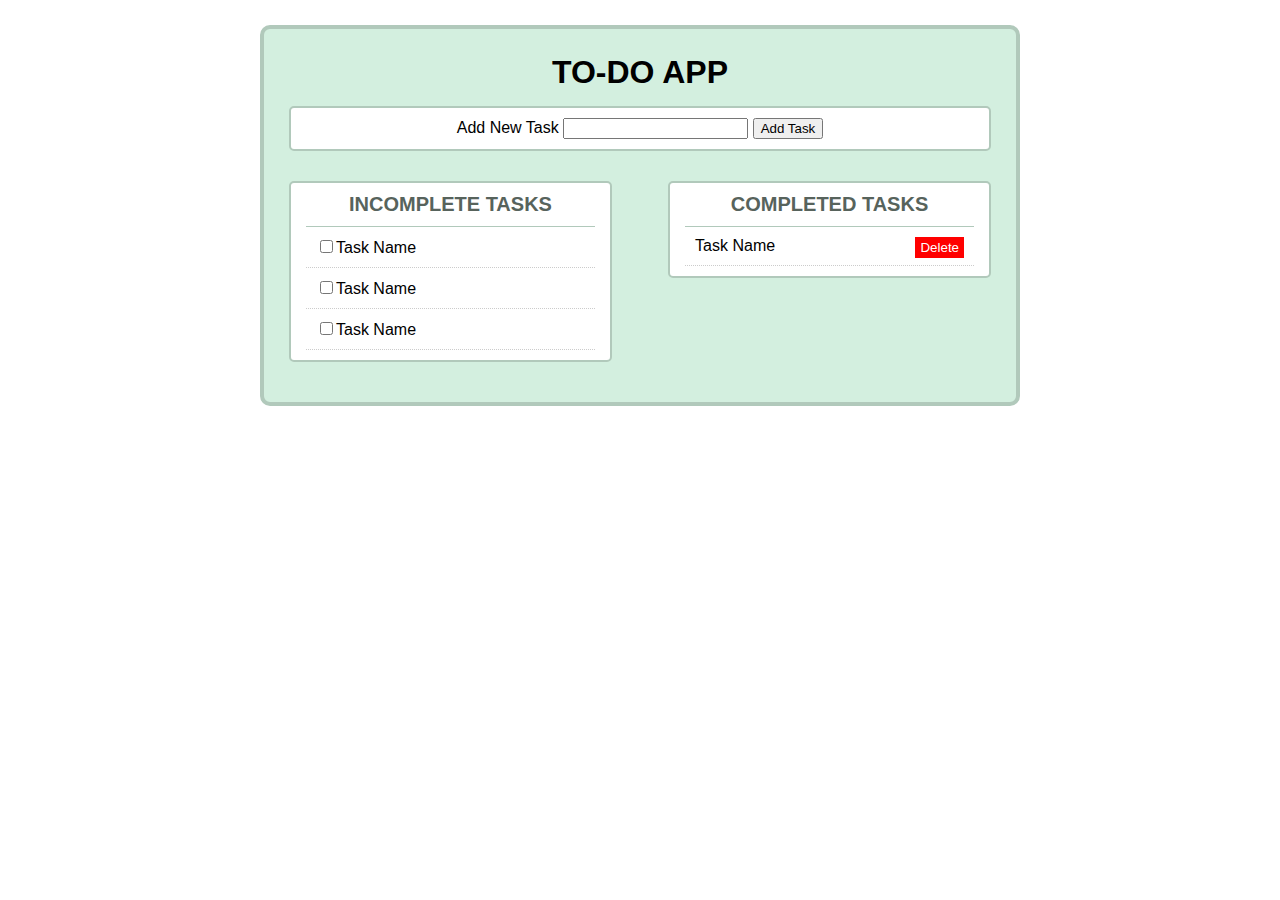
<file: 02-todo-app-with-dom/index.html>
<!DOCTYPE html>
<html lang="en">
  <head>
    <meta charset="UTF-8" />
    <meta name="viewport" content="width=device-width, initial-scale=1.0" />
    <meta name="author" content="Sumit Saha, Learn with Sumit" />
    <meta name="description" content="We love JavaScript" />
    <title>To-Do App</title>
    <link rel="stylesheet" href="style.css" />
  </head>
  <body>
    <section class="container">
      <h1 id="header" class="header">To-Do App</h1>
      <form class="new-task-container box">
        <label for="new-task">Add New Task</label>
        <input type="text" id="new-task" />
        <input type="submit" id="addTask" value="Add Task" />
      </form>

      <div class="todo-list box">
        <h2>Incomplete Tasks</h2>
        <ul id="items">
          <li class="item">
            <input type="checkbox" /><label>Task Name</label>
          </li>
          <li class="item">
            <input type="checkbox" /><label>Task Name</label>
          </li>
          <li class="item">
            <input type="checkbox" /><label>Task Name</label>
          </li>
        </ul>
      </div>
      <!--/todo-list-->

      <div class="complete-list box">
        <h2>Completed Tasks</h2>
        <ul>
          <li class="item">Task Name <button class="delete">Delete</button></li>
        </ul>
      </div>
      <!--/complete-list-->
    </section>
    <!--/container-->
    <script src="script.js"></script>
  </body>
</html>
</file>
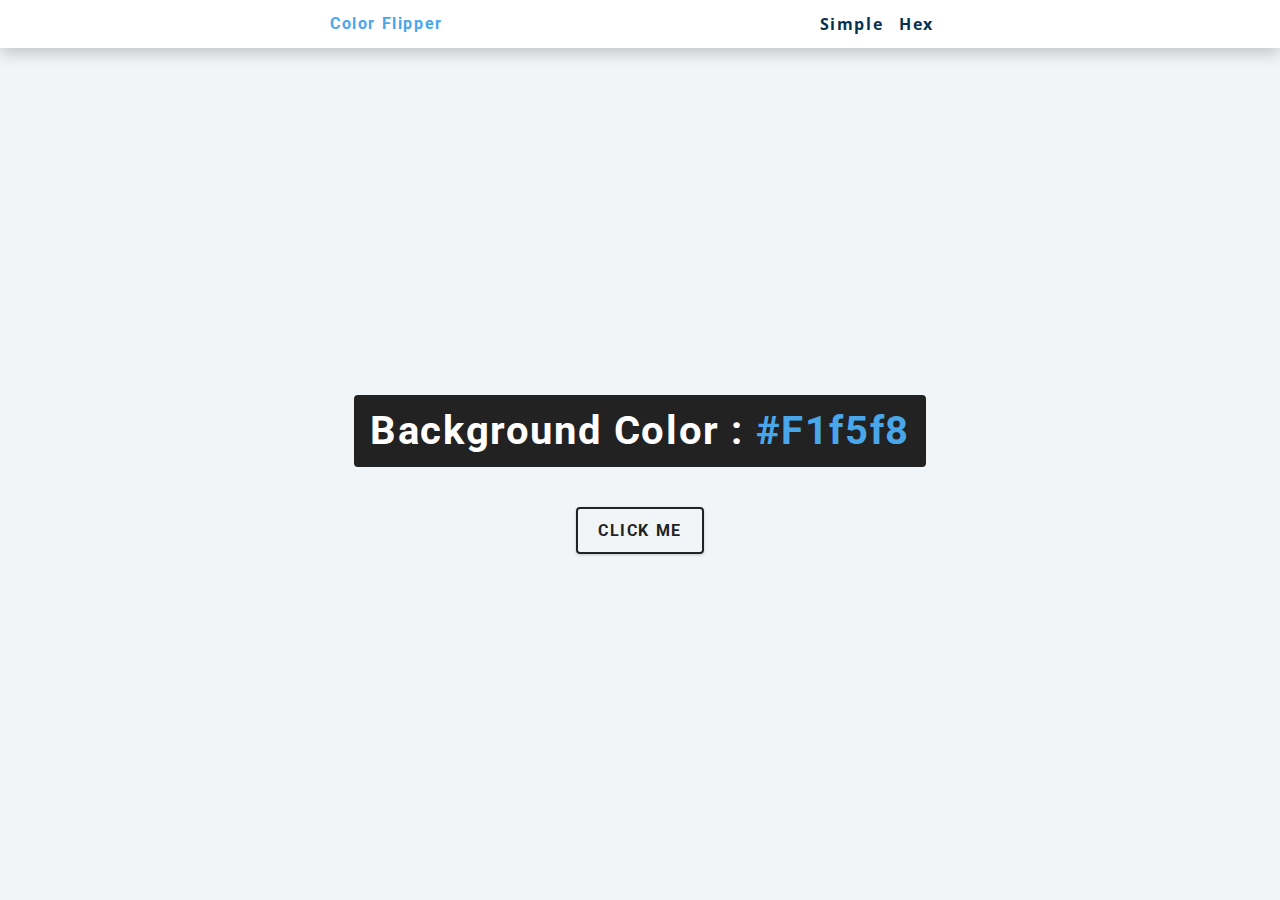
<file: 03-color-flipper/index.html>
<!DOCTYPE html>
<html lang="en">
  <head>
    <meta charset="UTF-8" />
    <meta name="viewport" content="width=device-width, initial-scale=1.0" />
    <title>Color Flipper || Simple</title>

    <!-- styles -->
    <link rel="stylesheet" href="styles.css" />
  </head>
  <body>
    <nav>
      <div class="nav-center">
        <h4>color flipper</h4>
        <ul class="nav-links">
          <li><a href="index.html">simple</a></li>
          <li><a href="hex.html">hex</a></li>
        </ul>
      </div>
    </nav>
    <main>
      <div class="container">
        <h2>background color : <span class="color">#f1f5f8</span></h2>
        <button class="btn btn-hero" id="btn">click me</button>
      </div>
    </main>
    <!-- javascript -->
    <script src="app.js"></script>
  </body>
</html>
</file>
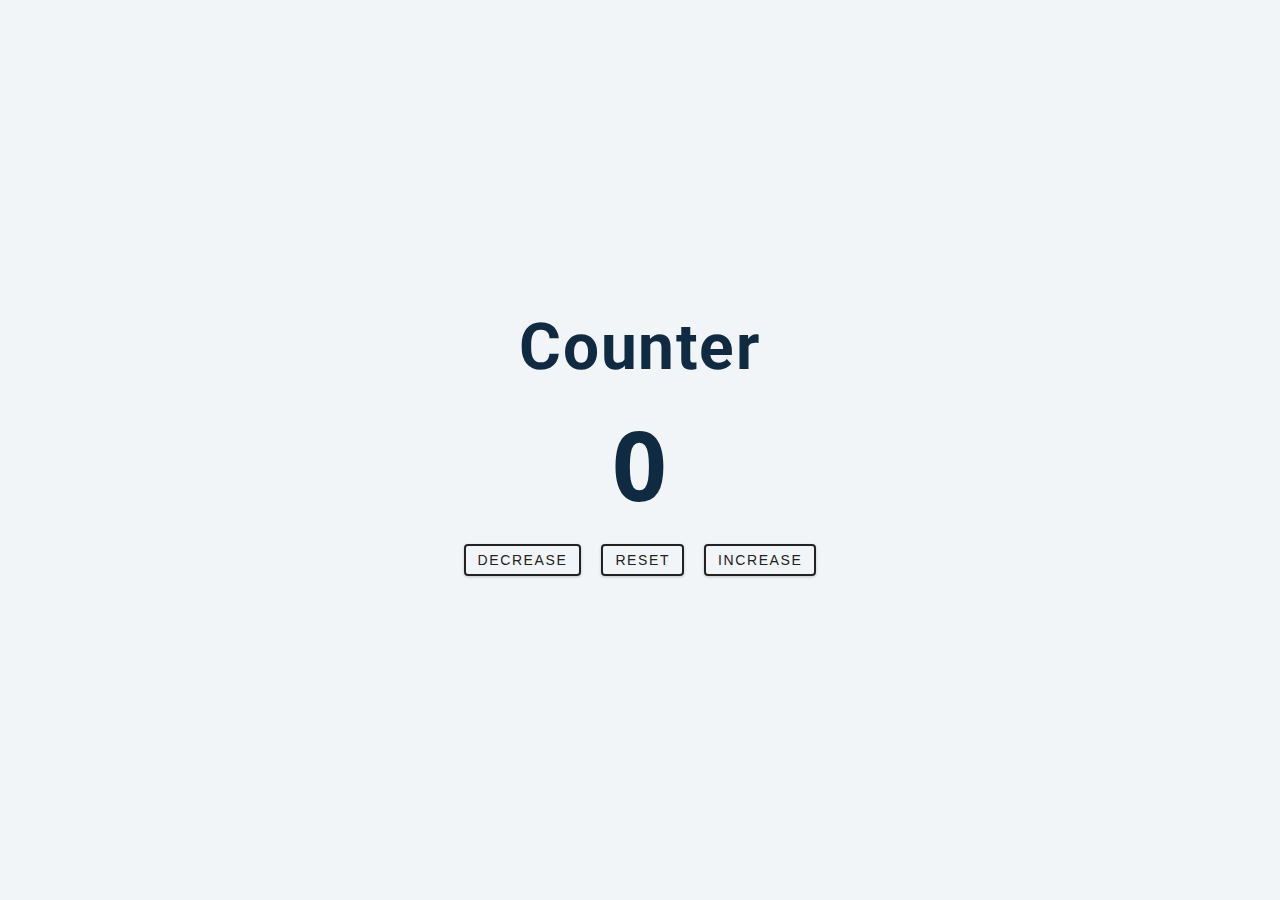
<file: 04-counter/index.html>
<!DOCTYPE html>
<html lang="en">

<head>
  <meta charset="UTF-8" />
  <meta name="viewport" content="width=device-width, initial-scale=1.0" />
  <title>Counter</title>
  <!-- styles -->
  <link rel="stylesheet" href="styles.css" />
</head>

<body>
  <main>
    <div class="container">
      <h1>counter</h1>
      <span id="value">0</span>
      <div class="button-container">
        <button class="btn decrease">decrease</button>
        <button class="btn reset">reset</button>
        <button class="btn increase">increase</button>
      </div>
    </div>
  </main>
  <!-- javascript -->
  <script src="app.js"></script>
</body>

</html>
</file>
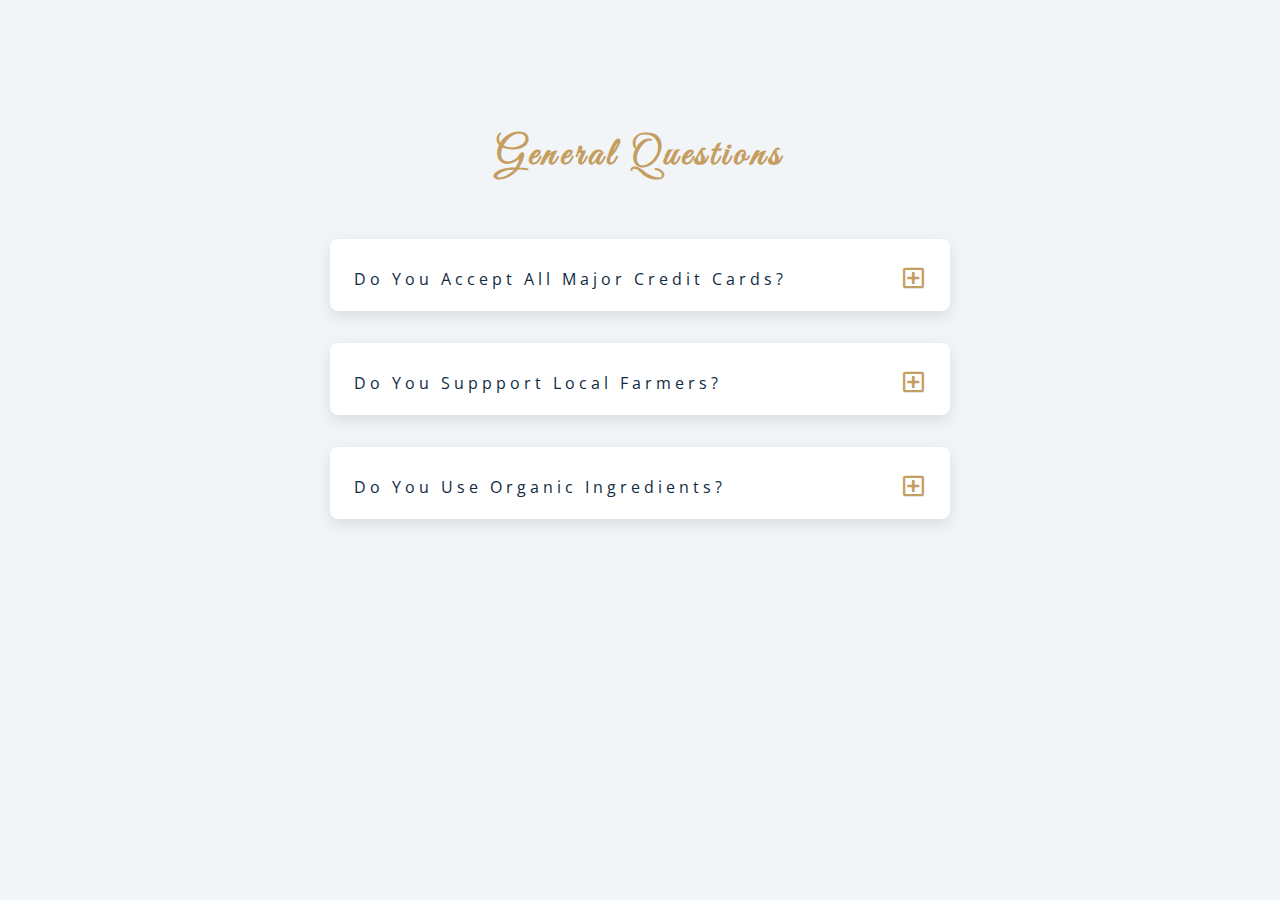
<file: 06-questions/index.html>
<!DOCTYPE html>
<html lang="en">
  <head>
    <meta charset="UTF-8" />
    <meta name="viewport" content="width=device-width, initial-scale=1.0" />
    <title>Q & A</title>
    <!-- font-awesome -->
    <link rel="stylesheet" href="https://cdnjs.cloudflare.com/ajax/libs/font-awesome/5.14.0/css/all.min.css" />
    <!-- extra fonts -->
    <link
      href="https://fonts.googleapis.com/css?family=Great+Vibes&display=swap"
      rel="stylesheet"
    />
    <!-- styles -->
    <link rel="stylesheet" href="styles.css" />
  </head>
  <body>
      <section class="questions">
        <!-- title -->
        <div class="title">
          <h2>general questions</h2>
        </div>
        <!-- questions -->
        <div class="section-center">
          <!-- single question -->
          <article class="question">
            <!-- question title -->
            <div class="question-title">
              <p>do you accept all major credit cards?</p>
              <button type="button" class="question-btn">
                <span class="plus-icon">
                  <i class="far fa-plus-square"></i>
                </span>
                <span class="minus-icon">
                  <i class="far fa-minus-square"></i>
                </span>
              </button>
            </div>
            <!-- question text -->
            <div class="question-text">
              <p>
                Lorem ipsum dolor sit amet, consectetur adipisicing elit. Est
                dolore illo dolores quia nemo doloribus quaerat, magni numquam
                repellat reprehenderit.
              </p>
            </div>
          </article>
          <!-- end of single question -->
          <!-- single question -->
          <article class="question">
            <!-- question title -->
            <div class="question-title">
              <p>do you suppport local farmers?</p>
              <button type="button" class="question-btn">
                <span class="plus-icon">
                  <i class="far fa-plus-square"></i>
                </span>
                <span class="minus-icon">
                  <i class="far fa-minus-square"></i>
                </span>
              </button>
            </div>
            <!-- question text -->
            <div class="question-text">
              <p>
                Lorem ipsum dolor sit amet, consectetur adipisicing elit. Est
                dolore illo dolores quia nemo doloribus quaerat, magni numquam
                repellat reprehenderit.
              </p>
            </div>
          </article>
          <!-- end of single question -->
          <!-- single question -->
          <article class="question">
            <!-- question title -->
            <div class="question-title">
              <p>do you use organic ingredients?</p>
              <!-- button -->
              <button type="button" class="question-btn">
                <span class="plus-icon">
                  <i class="far fa-plus-square"></i>
                </span>
                <span class="minus-icon">
                  <i class="far fa-minus-square"></i>
                </span>
              </button>
            </div>
            <!-- question text -->
            <div class="question-text">
              <p>
                Lorem ipsum dolor sit amet, consectetur adipisicing elit. Est
                dolore illo dolores quia nemo doloribus quaerat, magni numquam
                repellat reprehenderit.
              </p>
            </div>
          </article>
          <!-- end of single question -->
      </section>
    </main>
    <!-- javascript -->
    <script src="app.js"></script>
  </body>
</html>
</file>
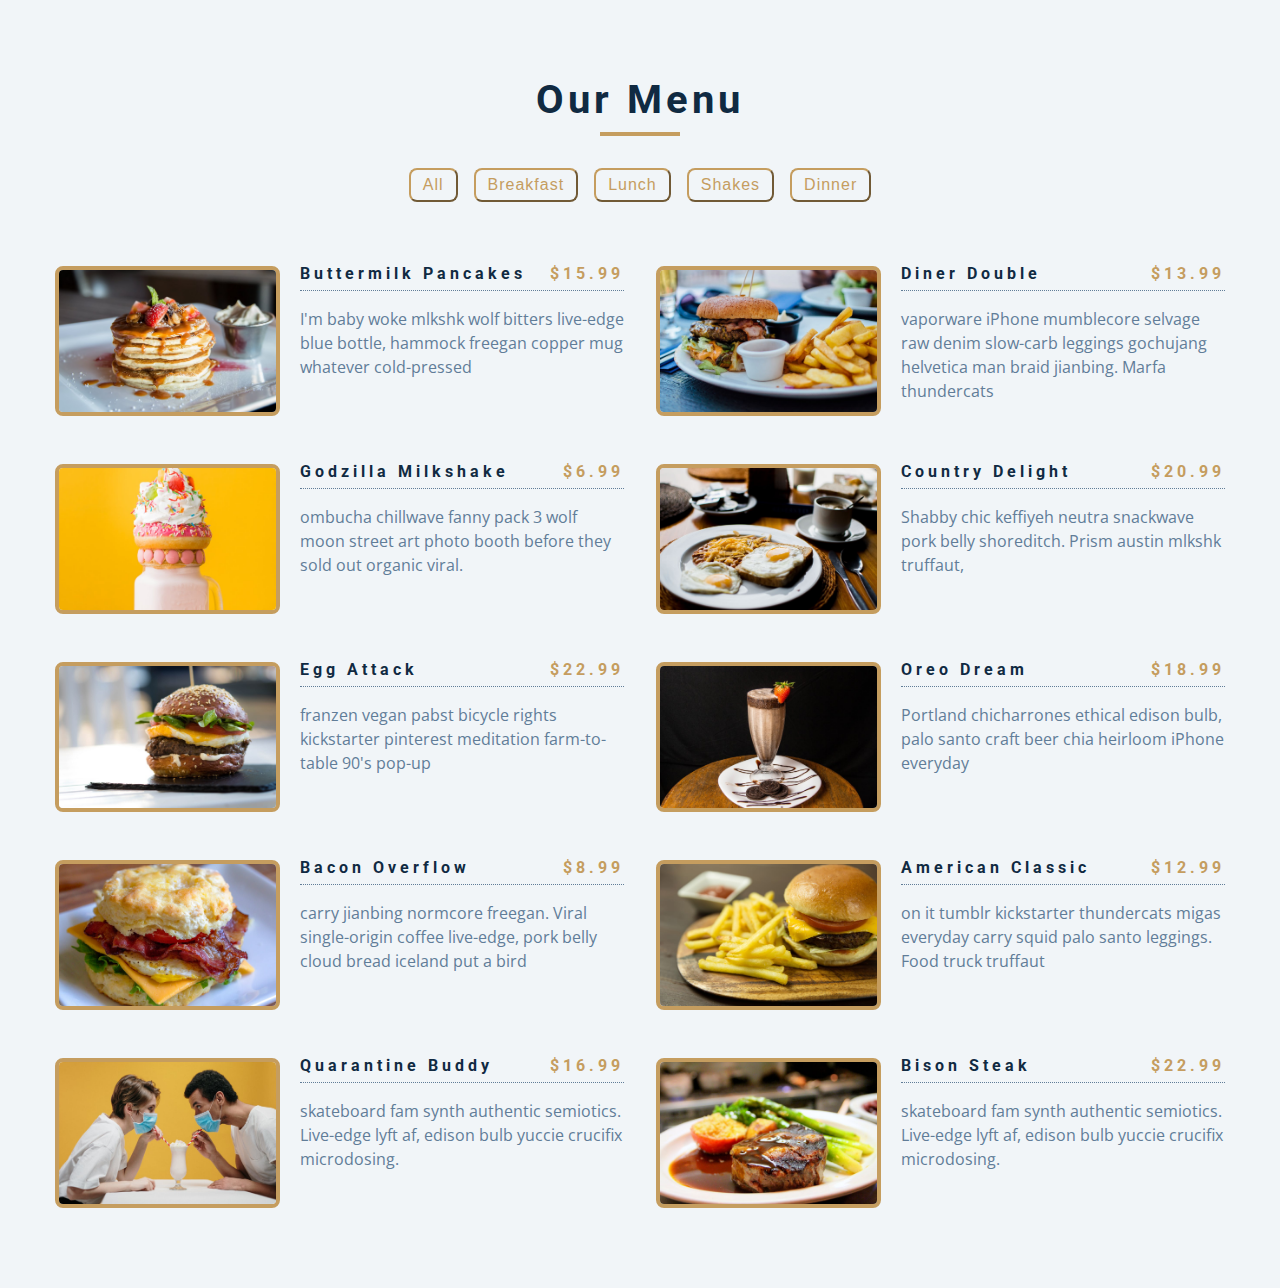
<file: 07-restaurant menu/index.html>
<!DOCTYPE html>
<html lang="en">
<head>
  <meta charset="UTF-8" />
  <meta name="viewport" content="width=device-width, initial-scale=1.0" />
  <title>Restaurant Menu</title>
  <!-- font-awesome -->
  <link rel="stylesheet" href="https://cdnjs.cloudflare.com/ajax/libs/font-awesome/5.14.0/css/all.min.css"/>
  <!-- styles -->
  <link rel="stylesheet" href="styles.css" />
</head>
<body>
<section class="menu">
  <!--Title-->
  <div class="title">
    <h2>Our Menu</h2>
    <div class="underline"></div>
  </div>
  <!--filter buttons-->
  <div class="btn-container">
     <!--<button class="filter-btn" type="button" data-id="all">all</button>
     <button class="filter-btn" type="button" data-id="breakfast">breakfast</button>
     <button class="filter-btn" type="button" data-id="lunch">lunch</button>
     <button class="filter-btn" type="button" data-id="shakes">shakes</button>-->
  </div>
  <!--menu items-->
  <div class="section-center">
    <!--single item-->
    <article class="menu-item">
       <img src="menu-item.jpeg" class="photo" alt="menu item">
       <div class="item-info">
         <header>
           <h4>buttermilk pancakes</h4>
           <h4 class="price">$15</h4>
         </header>
         <p class="item-text">
           Lorem ipsum dolor sit amet consectetur adipisicing elit.
           Repudiandae, sint quam. Et reprehenderit fugiat nesciunt inventore
           laboriosam excepturi! Quo, officia.
         </p>
       </div>
    </article>
    <!--end of single item-->
    <!--single item-->
    <article class="menu-item">
      <img src="menu-item.jpeg" class="photo" alt="menu item">
      <div class="item-info">
        <header>
          <h4>buttermilk pancakes</h4>
          <h4 class="price">$15</h4>
        </header>
        <p class="item-text">
          Lorem ipsum dolor sit amet consectetur adipisicing elit.
          Repudiandae, sint quam. Et reprehenderit fugiat nesciunt inventore
          laboriosam excepturi! Quo, officia.
        </p>
      </div>
    </article>
    <!--end of single item-->
    <!--single item-->
    <article class="menu-item">
      <img src="menu-item.jpeg" class="photo" alt="menu item">
      <div class="item-info">
        <header>
          <h4>buttermilk pancakes</h4>
          <h4 class="price">$15</h4>
        </header>
        <p class="item-text">
          Lorem ipsum dolor sit amet consectetur adipisicing elit.
          Repudiandae, sint quam. Et reprehenderit fugiat nesciunt inventore
          laboriosam excepturi! Quo, officia.
        </p>
      </div>
    </article>
    <!--end of single item-->
  </div>
</section>
<!-- javascript -->
<script src="app.js"></script>
</body>
</html>
</file>
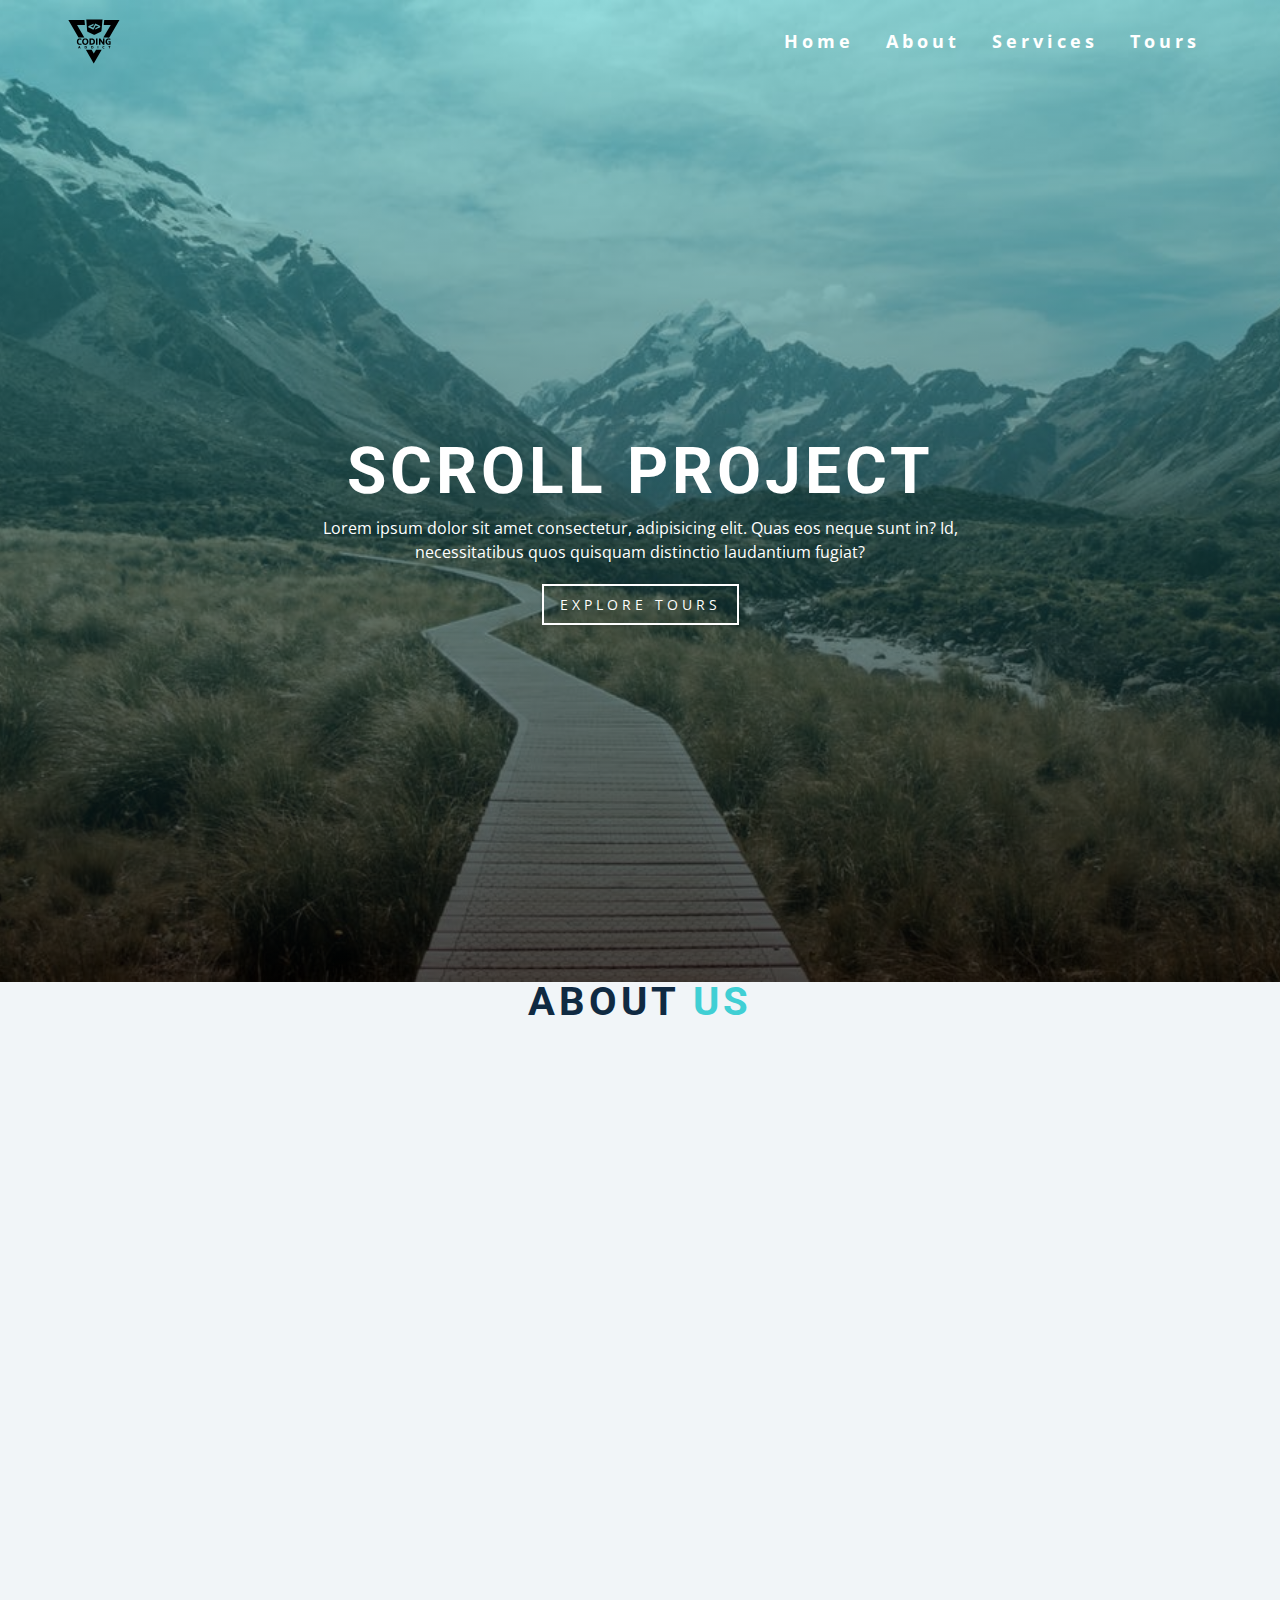
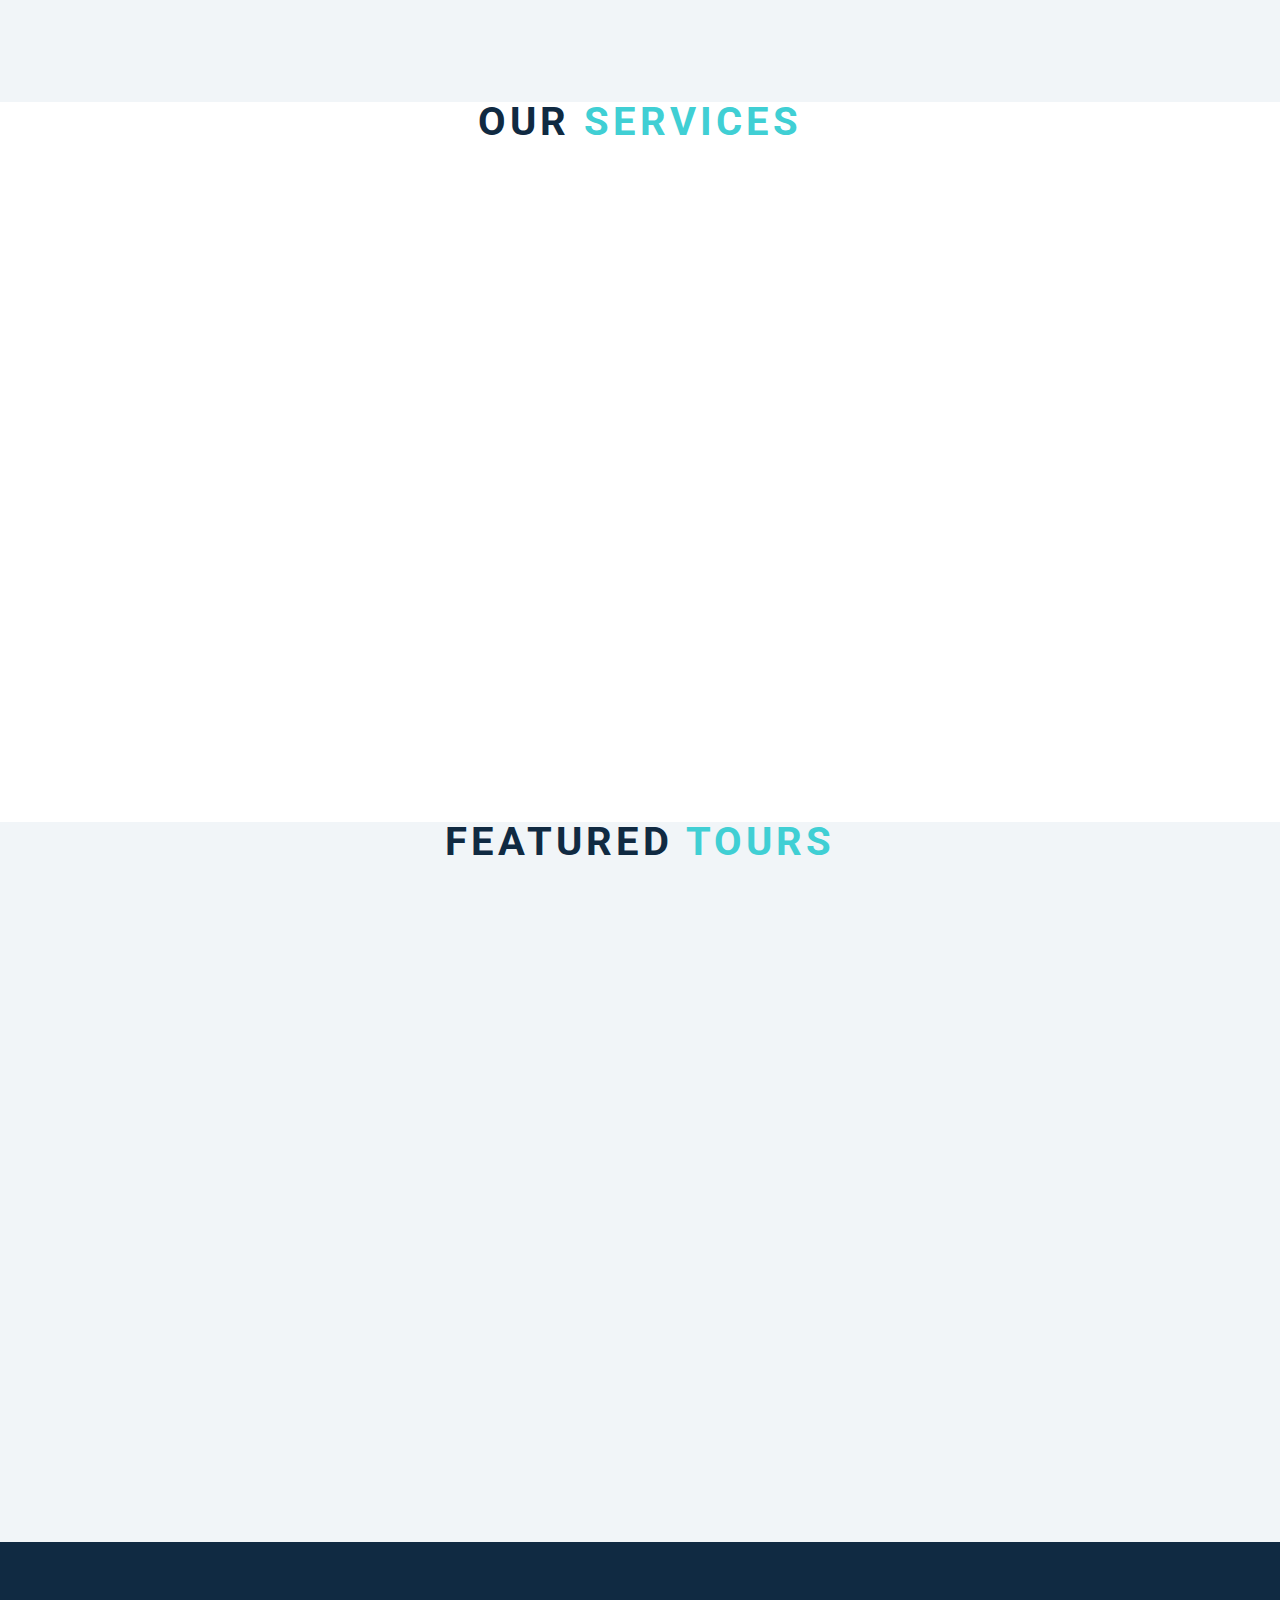
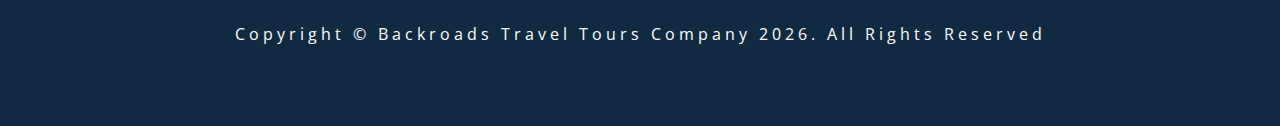
<file: 08-scroll-website/index.html>
<!DOCTYPE html>
<html lang="en">

<head>
  <meta charset="UTF-8" />
  <meta name="viewport" content="width=device-width, initial-scale=1.0" />
  <title>Scroll</title>
  <!-- font-awesome -->
  <link rel="stylesheet" href="https://cdnjs.cloudflare.com/ajax/libs/font-awesome/5.14.0/css/all.min.css" />
  <!-- styles -->
  <link rel="stylesheet" href="styles.css" />
</head>

<body>
  <header id="home">
    <!-- navbar -->
    <nav id="nav">
      <div class="nav-center">
        <!-- nav header -->
        <div class="nav-header">
          <img src="./logo.svg" class="logo" alt="logo" />
          <button class="nav-toggle">
            <i class="fas fa-bars"></i>
          </button>
        </div>
        <!-- links -->
        <div class="links-container">
          <ul class="links">
            <li>
              <a href="#home" class="scroll-link">home</a>
            </li>
            <li>
              <a href="#about" class="scroll-link">about</a>
            </li>
            <li>
              <a href="#services" class="scroll-link">services</a>
            </li>
            <li>
              <a href="#tours" class="scroll-link">tours</a>
            </li>
          </ul>
        </div>
      </div>
    </nav>
    <!-- banner -->
    <div class="banner">
      <div class="container">
        <h1>scroll project</h1>
        <p>
          Lorem ipsum dolor sit amet consectetur, adipisicing elit. Quas eos
          neque sunt in? Id, necessitatibus quos quisquam distinctio
          laudantium fugiat?
        </p>
        <a href="#tours" class="scroll-link btn btn-white">explore tours</a>
      </div>
    </div>
  </header>
  <!-- about -->
  <section id="about" class="section">
    <div class="title">
      <h2>about <span>us</span></h2>
    </div>
  </section>
  <!-- services -->
  <section id="services" class="section">
    <div class="title">
      <h2>our <span>services</span></h2>
    </div>
  </section>
  <!-- contact -->
  <section id="tours" class="section">
    <div class="title">
      <h2>featured <span>tours</span></h2>
    </div>
  </section>
  <!-- footer -->
  <footer class="section">
    <p>
      copyright &copy; backroads travel tours company
      <span id="date"></span>. all rights reserved
    </p>
  </footer>
  <a class="scroll-link top-link" href="#home">
    <i class="fas fa-arrow-up"></i>
  </a>
  <!-- javascript -->
  <script src="app.js"></script>
</body>

</html>
</file>
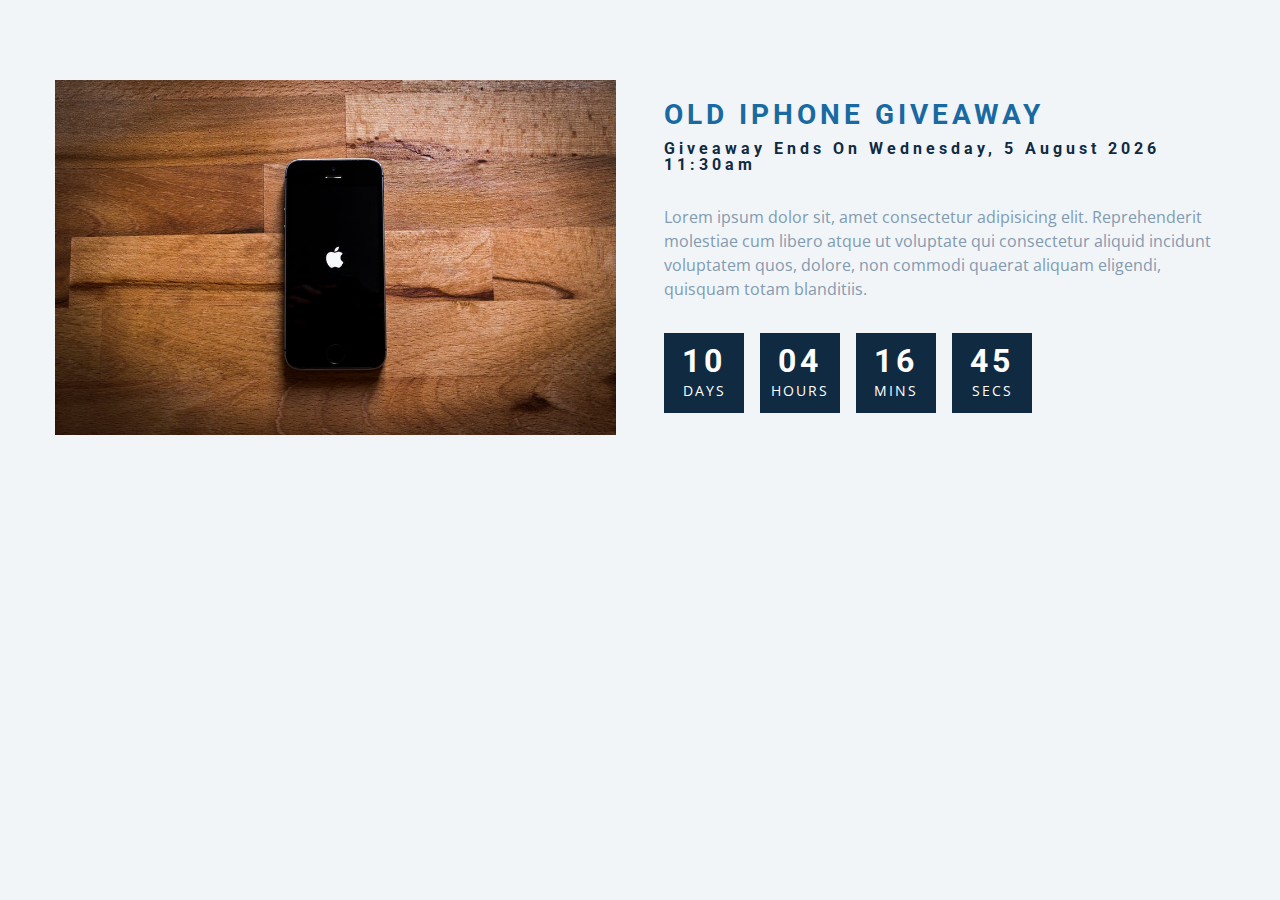
<file: 09-countdown-timer/index.html>
<!DOCTYPE html>
<html lang="en">

<head>
  <meta charset="UTF-8" />
  <meta name="viewport" content="width=device-width, initial-scale=1.0" />
  <title>Countdown</title>

  <!-- styles -->
  <link rel="stylesheet" href="styles.css" />
</head>

<body>
  <section class="section-center">
    <!-- image -->
    <article class="gift-img">
      <img src="./gift.jpeg" alt="gift" />
    </article>
    <!-- info -->
    <article class="gift-info">
      <h3>old iphone giveaway</h3>
      <h4 class="giveaway">
        giveaway ends on Sunday, 24 April 2020, 8:00am
      </h4>
      <p>
        Lorem ipsum dolor sit, amet consectetur adipisicing elit.
        Reprehenderit molestiae cum libero atque ut voluptate qui consectetur
        aliquid incidunt voluptatem quos, dolore, non commodi quaerat aliquam
        eligendi, quisquam totam blanditiis.
      </p>
      <div class="deadline">
        <!-- days -->
        <div class="deadline-format">
          <div>
            <h4 class="days">34</h4>
            <span>days</span>
          </div>
        </div>
        <!-- end of days -->
        <!-- days -->
        <div class="deadline-format">
          <div>
            <h4 class="hours">34</h4>
            <span>hours</span>
          </div>
        </div>
        <!-- end of days -->
        <!-- minutes -->
        <div class="deadline-format">
          <div>
            <h4 class="minutes">34</h4>
            <span>mins</span>
          </div>
        </div>
        <!-- end of days -->
        <!-- minutes -->
        <div class="deadline-format">
          <div>
            <h4 class="seconds">34</h4>
            <span>secs</span>
          </div>
        </div>
        <!-- end of days -->
      </div>
    </article>
  </section>
  <!-- javascript -->
  <script src="app.js"></script>
</body>

</html>
</file>
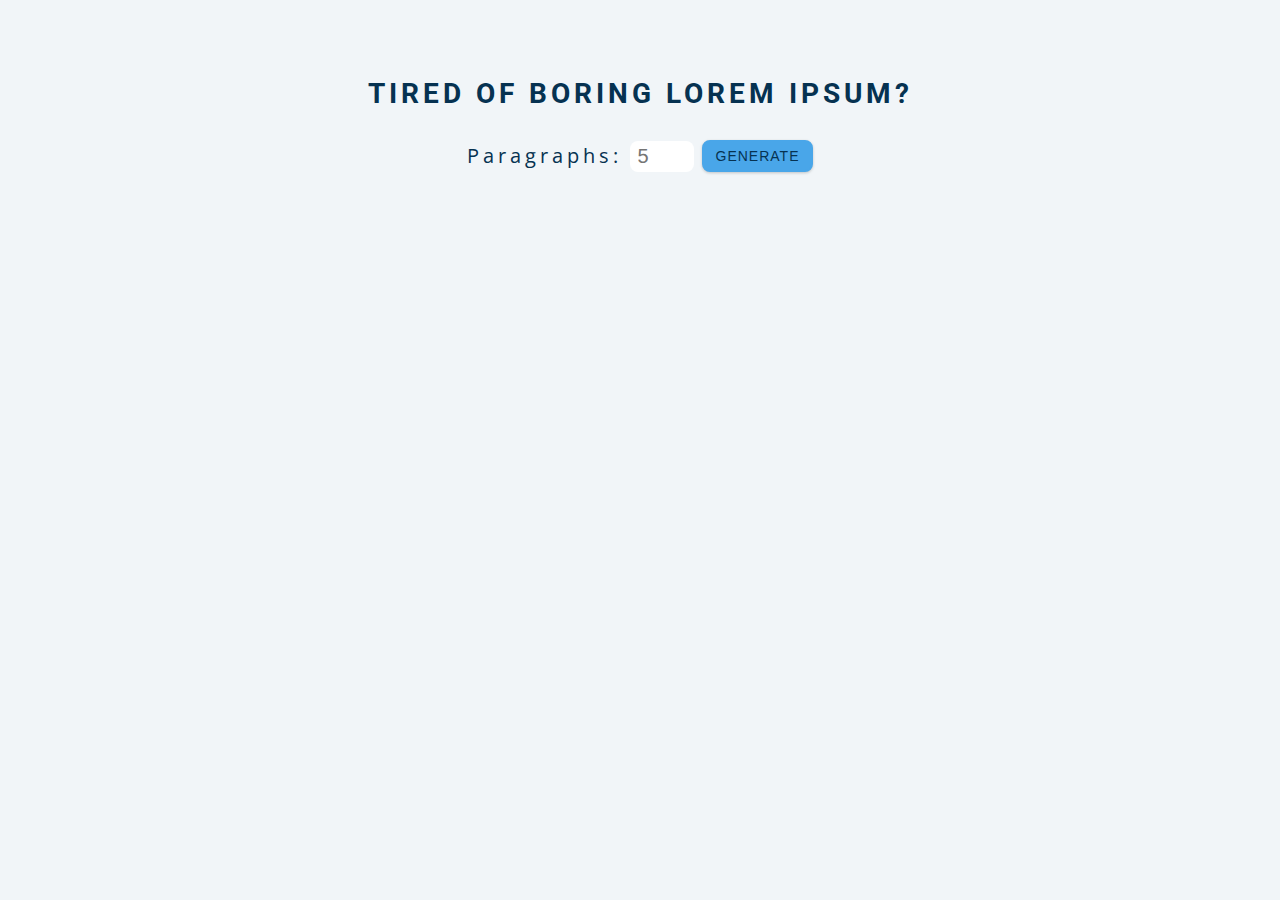
<file: 10-lorem-ipsum-generator/index.html>
<!DOCTYPE html>
<html lang="en">

<head>
  <meta charset="UTF-8" />
  <meta name="viewport" content="width=device-width, initial-scale=1.0" />
  <title>Lorem Ipsum</title>

  <!-- styles -->
  <link rel="stylesheet" href="styles.css" />
</head>

<body>
  <section class="section-center">
    <h3>tired of boring lorem ipsum?</h3>
    <form class="lorem-form">
      <label for="amount">paragraphs:</label>
      <input type="number" name="amount" id="amount" placeholder="5" />
      <button type="submit" class="btn">generate</button>
    </form>
    <article class="lorem-text"></article>
  </section>

  <!-- javascript -->
  <script src="app.js"></script>
</body>

</html>
</file>
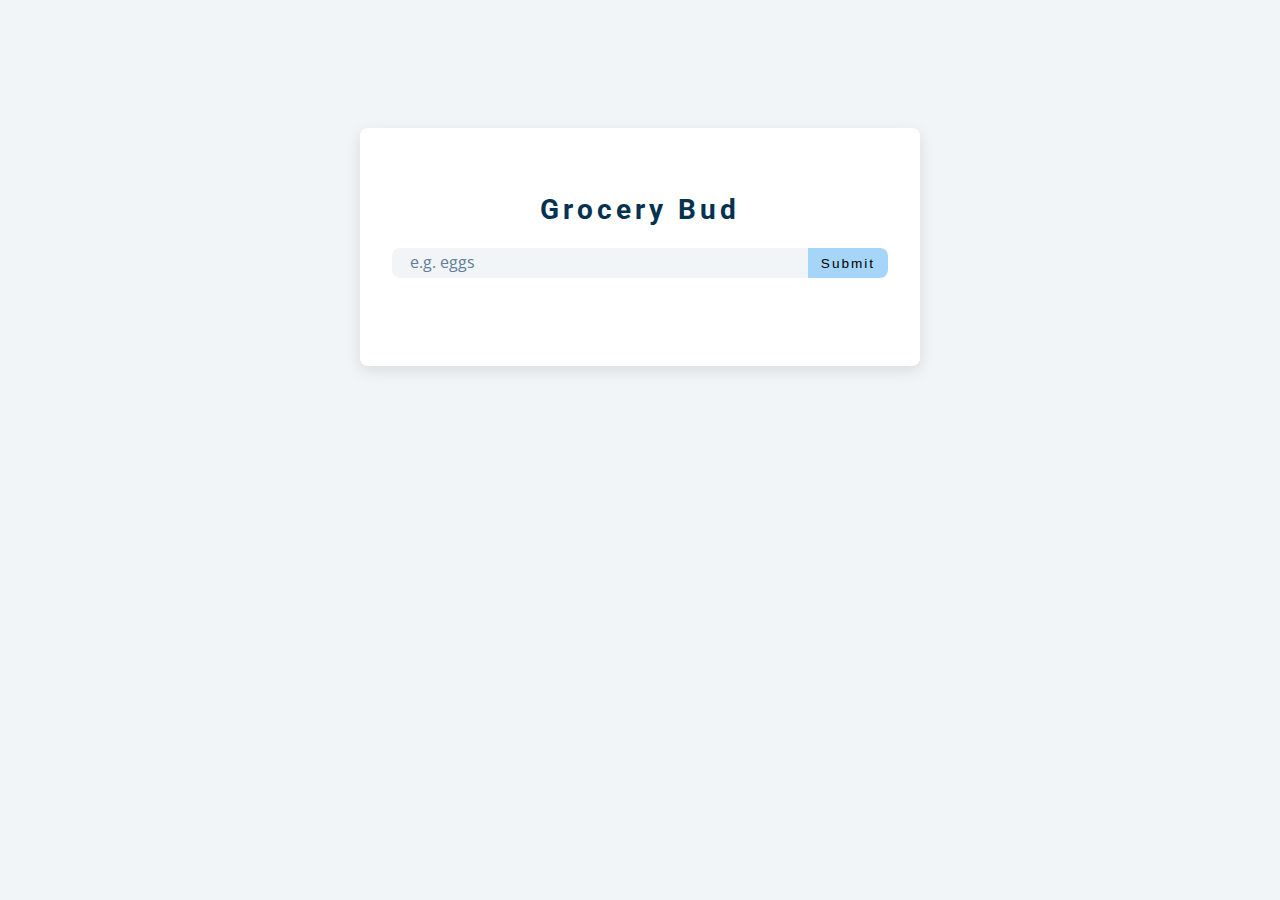
<file: 11-grocery-bud-todo-app/index.html>
<!DOCTYPE html>
<html lang="en">

<head>
  <meta charset="UTF-8" />
  <meta name="viewport" content="width=device-width, initial-scale=1.0" />
  <title>Grocery Bud</title>
  <!-- font-awesome -->
  <link rel="stylesheet" href="https://cdnjs.cloudflare.com/ajax/libs/font-awesome/5.14.0/css/all.min.css" />
  <!-- styles -->
  <link rel="stylesheet" href="styles.css" />
</head>

<body>
  <section class="section-center">
    <!-- form -->
    <form class="grocery-form">
      <p class="alert"></p>
      <h3>grocery bud</h3>
      <div class="form-control">
        <input type="text" id="grocery" placeholder="e.g. eggs" />
        <button type="submit" class="submit-btn">submit</button>
      </div>
    </form>
    <!-- list -->
    <div class="grocery-container" id="abc">
      <div class="grocery-list"></div>
      <button class="clear-btn">clear items</button>
    </div>
  </section>
  <!-- javascript -->
  <script src="app.js"></script>
</body>

</html>
</file>
<file: 02-todo-app-with-dom/style.css>
/*
 * Title: To Do List CSS file
 * Description: This file has all the styles associated with the To Do App project
 * Author: Sumit Saha ( Learn with Sumit )
 * Date: 12/16/2020
 *
 */

* {
  box-sizing: border-box;
}

.container {
  background: #d3efdf;
  padding: 25px;
  max-width: 760px;
  margin: 25px auto;
  overflow: hidden;
  border-radius: 10px;
  border: 4px solid #b1c9bb;
  font-family: sans-serif;
}

h1,
h2 {
  margin: 0;
  text-align: center;
  text-transform: uppercase;
}

h2 {
  font-size: 20px;
  text-align: center;
  border-bottom: 1px solid #b1c9bb;
  padding: 0 0 10px;
  color: #57635c;
}

.logo {
  width: 100%;
  text-align: center;
}

.logo img {
  width: 100px;
}

.new-task-container {
  text-align: center;
}

.box {
  padding: 10px 15px;
  border: 2px solid #b1c9bb;
  border-radius: 5px;
  background: #fff;
  margin: 15px 0;
}

.todo-list {
  float: left;
  width: 46%;
}

.complete-list {
  float: right;
  width: 46%;
}

ul {
  list-style: none;
  padding: 0;
  margin: 0;
}

li {
  padding: 10px;
  border-bottom: 1px dotted #ccc;
}

.update {
  float: right;
  background-color: blue;
  color: white;
  border: 0px;
  padding: 3px 5px;
}

.delete {
  float: right;
  background-color: red;
  color: white;
  border: 0px;
  padding: 3px 5px;
}
</file>
<file: 03-color-flipper/styles.css>
/*
=============== 
Fonts
===============
*/
@import url("https://fonts.googleapis.com/css?family=Open+Sans|Roboto:400,700&display=swap");

/*
=============== 
Variables
===============
*/

:root {
  /* dark shades of primary color*/
  --clr-primary-1: hsl(205, 86%, 17%);
  --clr-primary-2: hsl(205, 77%, 27%);
  --clr-primary-3: hsl(205, 72%, 37%);
  --clr-primary-4: hsl(205, 63%, 48%);
  /* primary/main color */
  --clr-primary-5: hsl(205, 78%, 60%);
  /* lighter shades of primary color */
  --clr-primary-6: hsl(205, 89%, 70%);
  --clr-primary-7: hsl(205, 90%, 76%);
  --clr-primary-8: hsl(205, 86%, 81%);
  --clr-primary-9: hsl(205, 90%, 88%);
  --clr-primary-10: hsl(205, 100%, 96%);
  /* darkest grey - used for headings */
  --clr-grey-1: hsl(209, 61%, 16%);
  --clr-grey-2: hsl(211, 39%, 23%);
  --clr-grey-3: hsl(209, 34%, 30%);
  --clr-grey-4: hsl(209, 28%, 39%);
  /* grey used for paragraphs */
  --clr-grey-5: hsl(210, 22%, 49%);
  --clr-grey-6: hsl(209, 23%, 60%);
  --clr-grey-7: hsl(211, 27%, 70%);
  --clr-grey-8: hsl(210, 31%, 80%);
  --clr-grey-9: hsl(212, 33%, 89%);
  --clr-grey-10: hsl(210, 36%, 96%);
  --clr-white: #fff;
  --clr-red-dark: hsl(360, 67%, 44%);
  --clr-red-light: hsl(360, 71%, 66%);
  --clr-green-dark: hsl(125, 67%, 44%);
  --clr-green-light: hsl(125, 71%, 66%);
  --clr-black: #222;
  --ff-primary: "Roboto", sans-serif;
  --ff-secondary: "Open Sans", sans-serif;
  --transition: all 0.3s linear;
  --spacing: 0.1rem;
  --radius: 0.25rem;
  --light-shadow: 0 5px 15px rgba(0, 0, 0, 0.1);
  --dark-shadow: 0 5px 15px rgba(0, 0, 0, 0.2);
  --max-width: 1170px;
  --fixed-width: 620px;
}
/*
=============== 
Global Styles
===============
*/

*,
::after,
::before {
  margin: 0;
  padding: 0;
  box-sizing: border-box;
}
body {
  font-family: var(--ff-secondary);
  background: var(--clr-grey-10);
  color: var(--clr-grey-1);
  line-height: 1.5;
  font-size: 0.875rem;
}
ul {
  list-style-type: none;
}
a {
  text-decoration: none;
}
h1,
h2,
h3,
h4 {
  letter-spacing: var(--spacing);
  text-transform: capitalize;
  line-height: 1.25;
  margin-bottom: 0.75rem;
  font-family: var(--ff-primary);
}
h1 {
  font-size: 3rem;
}
h2 {
  font-size: 2rem;
}
h3 {
  font-size: 1.25rem;
}
h4 {
  font-size: 0.875rem;
}
p {
  margin-bottom: 1.25rem;
  color: var(--clr-grey-5);
}
@media screen and (min-width: 800px) {
  h1 {
    font-size: 4rem;
  }
  h2 {
    font-size: 2.5rem;
  }
  h3 {
    font-size: 1.75rem;
  }
  h4 {
    font-size: 1rem;
  }
  body {
    font-size: 1rem;
  }
  h1,
  h2,
  h3,
  h4 {
    line-height: 1;
  }
}
/*  global classes */

/* section */
.section {
  padding: 5rem 0;
}

.section-center {
  width: 90vw;
  margin: 0 auto;
  max-width: 1170px;
}
@media screen and (min-width: 992px) {
  .section-center {
    width: 95vw;
  }
}
main {
  min-height: 100vh;
  display: grid;
  place-items: center;
}

/*
=============== 
Nav
===============
*/
nav {
  background: var(--clr-white);
  height: 3rem;
  display: grid;
  align-items: center;
  box-shadow: var(--dark-shadow);
}
.nav-center {
  width: 90vw;
  max-width: var(--fixed-width);
  margin: 0 auto;
  display: flex;
  align-items: center;
  justify-content: space-between;
}
.nav-center h4 {
  margin-bottom: 0;
  color: var(--clr-primary-5);
}
.nav-links {
  display: flex;
}
nav a {
  text-transform: capitalize;
  font-weight: 700;
  font-size: 1rem;
  color: var(--clr-primary-1);
  letter-spacing: var(--spacing);
  margin-right: 1rem;
}
nav a:hover {
  color: var(--clr-primary-5);
}
/*
=============== 
Container
===============
*/
main {
  min-height: calc(100vh - 3rem);
  display: grid;
  place-items: center;
}
.container {
  text-align: center;
}
.container h2 {
  background: var(--clr-black);
  color: var(--clr-white);
  padding: 1rem;
  border-radius: var(--radius);
  margin-bottom: 2.5rem;
}
.color {
  color: var(--clr-primary-5);
}
.btn-hero {
  font-family: var(--ff-primary);
  text-transform: uppercase;
  background: transparent;
  color: var(--clr-black);
  letter-spacing: var(--spacing);
  display: inline-block;
  font-weight: 700;
  transition: var(--transition);
  border: 2px solid var(--clr-black);
  cursor: pointer;
  box-shadow: 0 1px 3px rgba(0, 0, 0, 0.2);
  border-radius: var(--radius);
  font-size: 1rem;
  padding: 0.75rem 1.25rem;
}
.btn-hero:hover {
  color: var(--clr-white);
  background: var(--clr-black);
}
</file>
<file: 04-counter/styles.css>
/*
=============== 
Fonts
===============
*/
@import url("https://fonts.googleapis.com/css?family=Open+Sans|Roboto:400,700&display=swap");

/*
=============== 
Variables
===============
*/

:root {
  /* dark shades of primary color*/
  --clr-primary-1: hsl(205, 86%, 17%);
  --clr-primary-2: hsl(205, 77%, 27%);
  --clr-primary-3: hsl(205, 72%, 37%);
  --clr-primary-4: hsl(205, 63%, 48%);
  /* primary/main color */
  --clr-primary-5: hsl(205, 78%, 60%);
  /* lighter shades of primary color */
  --clr-primary-6: hsl(205, 89%, 70%);
  --clr-primary-7: hsl(205, 90%, 76%);
  --clr-primary-8: hsl(205, 86%, 81%);
  --clr-primary-9: hsl(205, 90%, 88%);
  --clr-primary-10: hsl(205, 100%, 96%);
  /* darkest grey - used for headings */
  --clr-grey-1: hsl(209, 61%, 16%);
  --clr-grey-2: hsl(211, 39%, 23%);
  --clr-grey-3: hsl(209, 34%, 30%);
  --clr-grey-4: hsl(209, 28%, 39%);
  /* grey used for paragraphs */
  --clr-grey-5: hsl(210, 22%, 49%);
  --clr-grey-6: hsl(209, 23%, 60%);
  --clr-grey-7: hsl(211, 27%, 70%);
  --clr-grey-8: hsl(210, 31%, 80%);
  --clr-grey-9: hsl(212, 33%, 89%);
  --clr-grey-10: hsl(210, 36%, 96%);
  --clr-white: #fff;
  --clr-red-dark: hsl(360, 67%, 44%);
  --clr-red-light: hsl(360, 71%, 66%);
  --clr-green-dark: hsl(125, 67%, 44%);
  --clr-green-light: hsl(125, 71%, 66%);
  --clr-black: #222;
  --ff-primary: "Roboto", sans-serif;
  --ff-secondary: "Open Sans", sans-serif;
  --transition: all 0.3s linear;
  --spacing: 0.1rem;
  --radius: 0.25rem;
  --light-shadow: 0 5px 15px rgba(0, 0, 0, 0.1);
  --dark-shadow: 0 5px 15px rgba(0, 0, 0, 0.2);
  --max-width: 1170px;
  --fixed-width: 620px;
}
/*
=============== 
Global Styles
===============
*/

*,
::after,
::before {
  margin: 0;
  padding: 0;
  box-sizing: border-box;
}
body {
  font-family: var(--ff-secondary);
  background: var(--clr-grey-10);
  color: var(--clr-grey-1);
  line-height: 1.5;
  font-size: 0.875rem;
}
ul {
  list-style-type: none;
}
a {
  text-decoration: none;
}
h1,
h2,
h3,
h4 {
  letter-spacing: var(--spacing);
  text-transform: capitalize;
  line-height: 1.25;
  margin-bottom: 0.75rem;
  font-family: var(--ff-primary);
}
h1 {
  font-size: 3rem;
}
h2 {
  font-size: 2rem;
}
h3 {
  font-size: 1.25rem;
}
h4 {
  font-size: 0.875rem;
}
p {
  margin-bottom: 1.25rem;
  color: var(--clr-grey-5);
}
@media screen and (min-width: 800px) {
  h1 {
    font-size: 4rem;
  }
  h2 {
    font-size: 2.5rem;
  }
  h3 {
    font-size: 1.75rem;
  }
  h4 {
    font-size: 1rem;
  }
  body {
    font-size: 1rem;
  }
  h1,
  h2,
  h3,
  h4 {
    line-height: 1;
  }
}
/*  global classes */

/* section */
.section {
  padding: 5rem 0;
}

.section-center {
  width: 90vw;
  margin: 0 auto;
  max-width: 1170px;
}
@media screen and (min-width: 992px) {
  .section-center {
    width: 95vw;
  }
}
main {
  min-height: 100vh;
  display: grid;
  place-items: center;
}

/*
=============== 
Counter
===============
*/

main {
  min-height: 100vh;
  display: grid;
  place-items: center;
}
.container {
  text-align: center;
}
#value {
  font-size: 6rem;
  font-weight: bold;
}
.btn {
  text-transform: uppercase;
  background: transparent;
  color: var(--clr-black);
  padding: 0.375rem 0.75rem;
  letter-spacing: var(--spacing);
  display: inline-block;
  transition: var(--transition);
  font-size: 0.875rem;
  border: 2px solid var(--clr-black);
  cursor: pointer;
  box-shadow: 0 1px 3px rgba(0, 0, 0, 0.2);
  border-radius: var(--radius);
  margin: 0.5rem;
}
.btn:hover {
  color: var(--clr-white);
  background: var(--clr-black);
}
</file>
<file: 06-questions/styles.css>
/*
=============== 
Fonts
===============
*/
@import url("https://fonts.googleapis.com/css?family=Open+Sans|Roboto:400,700&display=swap");

/*
=============== 
Variables
===============
*/

:root {
  /* dark shades of primary color*/
  --clr-primary-1: hsl(205, 86%, 17%);
  --clr-primary-2: hsl(205, 77%, 27%);
  --clr-primary-3: hsl(205, 72%, 37%);
  --clr-primary-4: hsl(205, 63%, 48%);
  /* primary/main color */
  --clr-primary-5: #49a6e9;
  /* lighter shades of primary color */
  --clr-primary-6: hsl(205, 89%, 70%);
  --clr-primary-7: hsl(205, 90%, 76%);
  --clr-primary-8: hsl(205, 86%, 81%);
  --clr-primary-9: hsl(205, 90%, 88%);
  --clr-primary-10: hsl(205, 100%, 96%);
  /* darkest grey - used for headings */
  --clr-grey-1: hsl(209, 61%, 16%);
  --clr-grey-2: hsl(211, 39%, 23%);
  --clr-grey-3: hsl(209, 34%, 30%);
  --clr-grey-4: hsl(209, 28%, 39%);
  /* grey used for paragraphs */
  --clr-grey-5: hsl(210, 22%, 49%);
  --clr-grey-6: hsl(209, 23%, 60%);
  --clr-grey-7: hsl(211, 27%, 70%);
  --clr-grey-8: hsl(210, 31%, 80%);
  --clr-grey-9: hsl(212, 33%, 89%);
  --clr-grey-10: hsl(210, 36%, 96%);
  --clr-white: #fff;
  --clr-red-dark: hsl(360, 67%, 44%);
  --clr-red-light: hsl(360, 71%, 66%);
  --clr-green-dark: hsl(125, 67%, 44%);
  --clr-green-light: hsl(125, 71%, 66%);
  --clr-gold: #c59d5f;
  --clr-black: #222;
  --ff-primary: "Roboto", sans-serif;
  --ff-secondary: "Open Sans", sans-serif;
  --transition: all 0.3s linear;
  --spacing: 0.25rem;
  --radius: 0.5rem;
  --light-shadow: 0 5px 15px rgba(0, 0, 0, 0.1);
  --dark-shadow: 0 5px 15px rgba(0, 0, 0, 0.2);
  --max-width: 1170px;
  --fixed-width: 620px;
}
/*
=============== 
Global Styles
===============
*/

*,
::after,
::before {
  margin: 0;
  padding: 0;
  box-sizing: border-box;
}
body {
  font-family: var(--ff-secondary);
  background: var(--clr-grey-10);
  color: var(--clr-grey-1);
  line-height: 1.5;
  font-size: 0.875rem;
}
ul {
  list-style-type: none;
}
a {
  text-decoration: none;
}
img:not(.logo) {
  width: 100%;
}
img {
  display: block;
}

h1,
h2,
h3,
h4 {
  letter-spacing: var(--spacing);
  text-transform: capitalize;
  line-height: 1.25;
  margin-bottom: 0.75rem;
  font-family: var(--ff-primary);
}
h1 {
  font-size: 3rem;
}
h2 {
  font-size: 2rem;
}
h3 {
  font-size: 1.25rem;
}
h4 {
  font-size: 0.875rem;
}
p {
  margin-bottom: 1.25rem;
  color: var(--clr-grey-5);
}
@media screen and (min-width: 800px) {
  h1 {
    font-size: 4rem;
  }
  h2 {
    font-size: 2.5rem;
  }
  h3 {
    font-size: 1.75rem;
  }
  h4 {
    font-size: 1rem;
  }
  body {
    font-size: 1rem;
  }
  h1,
  h2,
  h3,
  h4 {
    line-height: 1;
  }
}
/*  global classes */

.btn {
  text-transform: uppercase;
  background: transparent;
  color: var(--clr-black);
  padding: 0.375rem 0.75rem;
  letter-spacing: var(--spacing);
  display: inline-block;
  transition: var(--transition);
  font-size: 0.875rem;
  border: 2px solid var(--clr-black);
  cursor: pointer;
  box-shadow: 0 1px 3px rgba(0, 0, 0, 0.2);
  border-radius: var(--radius);
}
.btn:hover {
  color: var(--clr-white);
  background: var(--clr-black);
}
/* section */
.section {
  padding: 5rem 0;
}

.section-center {
  width: 90vw;
  margin: 0 auto;
  max-width: 1170px;
}
@media screen and (min-width: 992px) {
  .section-center {
    width: 95vw;
  }
}
main {
  min-height: 100vh;
  display: grid;
  place-items: center;
}
/*
=============== 
Questions
===============
*/
.title {
  margin-top: 15vh;
  margin-bottom: 4rem;
}
.title h2 {
  color: var(--clr-gold);
  font-family: "Great Vibes", cursive;
  text-align: center;
}
.section-center {
  max-width: var(--fixed-width);
}
.question {
  background: var(--clr-white);
  border-radius: var(--radius);
  box-shadow: var(--light-shadow);
  padding: 1.5rem 1.5rem 0 1.5rem;
  margin-bottom: 2rem;
}
.question-title {
  display: flex;
  justify-content: space-between;
  align-items: center;
  text-transform: capitalize;
  padding-bottom: 1rem;
}

.question-title p {
  margin-bottom: 0;
  letter-spacing: var(--spacing);
  color: var(--clr-grey-1);
}
.question-btn {
  font-size: 1.5rem;
  background: transparent;
  border-color: transparent;
  cursor: pointer;
  color: var(--clr-gold);
  transition: var(--transition);
}
.question-btn:hover {
  transform: rotate(90deg);
}
.question-text {
  padding: 1rem 0 1.5rem 0;
  border-top: 1px solid rgba(0, 0, 0, 0.2);
}
.question-text p {
  margin-bottom: 0;
}
/* hide text */
.question-text {
  display: none;
}
.show-text .question-text {
  display: block;
}
.minus-icon {
  display: none;
}
.show-text .minus-icon {
  display: inline;
}
.show-text .plus-icon {
  display: none;
}
</file>
<file: 07-restaurant menu/styles.css>
/*
===============
Fonts
===============
*/
@import url("https://fonts.googleapis.com/css?family=Open+Sans|Roboto:400,700&display=swap");

/*
===============
Variables
===============
*/

:root {
    /* dark shades of primary color*/
    --clr-primary-1: hsl(205, 86%, 17%);
    --clr-primary-2: hsl(205, 77%, 27%);
    --clr-primary-3: hsl(205, 72%, 37%);
    --clr-primary-4: hsl(205, 63%, 48%);
    /* primary/main color */
    --clr-primary-5: #49a6e9;
    /* lighter shades of primary color */
    --clr-primary-6: hsl(205, 89%, 70%);
    --clr-primary-7: hsl(205, 90%, 76%);
    --clr-primary-8: hsl(205, 86%, 81%);
    --clr-primary-9: hsl(205, 90%, 88%);
    --clr-primary-10: hsl(205, 100%, 96%);
    /* darkest grey - used for headings */
    --clr-grey-1: hsl(209, 61%, 16%);
    --clr-grey-2: hsl(211, 39%, 23%);
    --clr-grey-3: hsl(209, 34%, 30%);
    --clr-grey-4: hsl(209, 28%, 39%);
    /* grey used for paragraphs */
    --clr-grey-5: hsl(210, 22%, 49%);
    --clr-grey-6: hsl(209, 23%, 60%);
    --clr-grey-7: hsl(211, 27%, 70%);
    --clr-grey-8: hsl(210, 31%, 80%);
    --clr-grey-9: hsl(212, 33%, 89%);
    --clr-grey-10: hsl(210, 36%, 96%);
    --clr-white: #fff;
    --clr-red-dark: hsl(360, 67%, 44%);
    --clr-red-light: hsl(360, 71%, 66%);
    --clr-green-dark: hsl(125, 67%, 44%);
    --clr-green-light: hsl(125, 71%, 66%);
    --clr-gold: #c59d5f;
    --clr-black: #222;
    --ff-primary: "Roboto", sans-serif;
    --ff-secondary: "Open Sans", sans-serif;
    --transition: all 0.3s linear;
    --spacing: 0.25rem;
    --radius: 0.5rem;
    --light-shadow: 0 5px 15px rgba(0, 0, 0, 0.1);
    --dark-shadow: 0 5px 15px rgba(0, 0, 0, 0.2);
    --max-width: 1170px;
    --fixed-width: 620px;
}
/*
===============
Global Styles
===============
*/

*,
::after,
::before {
    margin: 0;
    padding: 0;
    box-sizing: border-box;
}
body {
    font-family: var(--ff-secondary);
    background: var(--clr-grey-10);
    color: var(--clr-grey-1);
    line-height: 1.5;
    font-size: 0.875rem;
}
ul {
    list-style-type: none;
}
a {
    text-decoration: none;
}
img:not(.logo) {
    width: 100%;
}
img {
    display: block;
}

h1,
h2,
h3,
h4 {
    letter-spacing: var(--spacing);
    text-transform: capitalize;
    line-height: 1.25;
    margin-bottom: 0.75rem;
    font-family: var(--ff-primary);
}
h1 {
    font-size: 3rem;
}
h2 {
    font-size: 2rem;
}
h3 {
    font-size: 1.25rem;
}
h4 {
    font-size: 0.875rem;
}
p {
    margin-bottom: 1.25rem;
    color: var(--clr-grey-5);
}
@media screen and (min-width: 800px) {
    h1 {
        font-size: 4rem;
    }
    h2 {
        font-size: 2.5rem;
    }
    h3 {
        font-size: 1.75rem;
    }
    h4 {
        font-size: 1rem;
    }
    body {
        font-size: 1rem;
    }
    h1,
    h2,
    h3,
    h4 {
        line-height: 1;
    }
}
/*  global classes */

.btn {
    text-transform: uppercase;
    background: transparent;
    color: var(--clr-black);
    padding: 0.375rem 0.75rem;
    letter-spacing: var(--spacing);
    display: inline-block;
    transition: var(--transition);
    font-size: 0.875rem;
    border: 2px solid var(--clr-black);
    cursor: pointer;
    box-shadow: 0 1px 3px rgba(0, 0, 0, 0.2);
    border-radius: var(--radius);
}
.btn:hover {
    color: var(--clr-white);
    background: var(--clr-black);
}
/* section */
.section {
    padding: 5rem 0;
}

main {
    min-height: 100vh;
    display: grid;
    place-items: center;
}
/*
===============
Menu
===============
*/

.menu {
    padding: 5rem 0;
}
.title {
    text-align: center;
    margin-bottom: 2rem;
}
.underline {
    width: 5rem;
    height: 0.25rem;
    background: var(--clr-gold);
    margin-left: auto;
    margin-right: auto;
}
.btn-container {
    margin-bottom: 4rem;
    display: flex;
    justify-content: center;
}
.filter-btn {
    background: transparent;
    border-color: var(--clr-gold);
    font-size: 1rem;
    text-transform: capitalize;
    margin: 0 0.5rem;
    letter-spacing: 1px;
    border-radius: var(--radius);
    padding: 0.375rem 0.75rem;
    color: var(--clr-gold);
    cursor: pointer;
    transition: var(--transition);
}
.filter-btn:hover {
    background: var(--clr-gold);
    color: var(--clr-white);
}
.section-center {
    width: 90vw;
    margin: 0 auto;
    max-width: 1170px;
    display: grid;
    gap: 3rem 2rem;
    justify-items: center;
}
.menu-item {
    display: grid;
    gap: 1rem 2rem;
    max-width: 25rem;
}
.photo {
    object-fit: cover;
    height: 200px;
    border: 0.25rem solid var(--clr-gold);
    border-radius: var(--radius);
}
.item-info header {
    display: flex;
    justify-content: space-between;
    border-bottom: 0.5px dotted var(--clr-grey-5);
}
.item-info h4 {
    margin-bottom: 0.5rem;
}
.price {
    color: var(--clr-gold);
}
.item-text {
    margin-bottom: 0;
    padding-top: 1rem;
}

@media screen and (min-width: 768px) {
    .menu-item {
        grid-template-columns: 225px 1fr;
        gap: 0 1.25rem;
        max-width: 40rem;
    }
    .photo {
        height: 175px;
    }
}
@media screen and (min-width: 1200px) {
    .section-center {
        width: 95vw;
        grid-template-columns: 1fr 1fr;
    }
    .photo {
        height: 150px;
    }
}
</file>
<file: 08-scroll-website/styles.css>
/*
=============== 
Fonts
===============
*/
@import url("https://fonts.googleapis.com/css?family=Open+Sans|Roboto:400,700&display=swap");

/*
=============== 
Variables
===============
*/

:root {
  /* dark shades of primary color*/
  --clr-primary-1: hsl(205, 86%, 17%);
  --clr-primary-2: hsl(205, 77%, 27%);
  --clr-primary-3: hsl(205, 72%, 37%);
  --clr-primary-4: hsl(205, 63%, 48%);
  /* primary/main color */
  --clr-primary-5: #49a6e9;
  /* lighter shades of primary color */
  --clr-primary-6: hsl(205, 89%, 70%);
  --clr-primary-7: hsl(205, 90%, 76%);
  --clr-primary-8: hsl(205, 86%, 81%);
  --clr-primary-9: hsl(205, 90%, 88%);
  --clr-primary-10: hsl(205, 100%, 96%);
  /* darkest grey - used for headings */
  --clr-grey-1: hsl(209, 61%, 16%);
  --clr-grey-2: hsl(211, 39%, 23%);
  --clr-grey-3: hsl(209, 34%, 30%);
  --clr-grey-4: hsl(209, 28%, 39%);
  /* grey used for paragraphs */
  --clr-grey-5: hsl(210, 22%, 49%);
  --clr-grey-6: hsl(209, 23%, 60%);
  --clr-grey-7: hsl(211, 27%, 70%);
  --clr-grey-8: hsl(210, 31%, 80%);
  --clr-grey-9: hsl(212, 33%, 89%);
  --clr-grey-10: hsl(210, 36%, 96%);
  --clr-white: #fff;
  --clr-red-dark: hsl(360, 67%, 44%);
  --clr-red-light: hsl(360, 71%, 66%);
  --clr-green-dark: hsl(125, 67%, 44%);
  --clr-green-light: hsl(125, 71%, 66%);
  --clr-secondary: hsla(182, 63%, 54%);
  --clr-black: #222;
  --ff-primary: "Roboto", sans-serif;
  --ff-secondary: "Open Sans", sans-serif;
  --transition: all 0.3s linear;
  --spacing: 0.25rem;
  --radius: 0.5rem;
  --light-shadow: 0 5px 15px rgba(0, 0, 0, 0.1);
  --dark-shadow: 0 5px 15px rgba(0, 0, 0, 0.2);
  --max-width: 1170px;
  --fixed-width: 620px;
}
/*
=============== 
Global Styles
===============
*/
html {
  scroll-behavior: smooth;
}
*,
::after,
::before {
  margin: 0;
  padding: 0;
  box-sizing: border-box;
}
body {
  font-family: var(--ff-secondary);
  background: var(--clr-grey-10);
  color: var(--clr-grey-1);
  line-height: 1.5;
  font-size: 0.875rem;
}
ul {
  list-style-type: none;
}
a {
  text-decoration: none;
}
img:not(.logo) {
  width: 100%;
}
img {
  display: block;
}

h1,
h2,
h3,
h4 {
  letter-spacing: var(--spacing);
  text-transform: capitalize;
  line-height: 1.25;
  margin-bottom: 0.75rem;
  font-family: var(--ff-primary);
}
h1 {
  font-size: 3rem;
}
h2 {
  font-size: 2rem;
}
h3 {
  font-size: 1.25rem;
}
h4 {
  font-size: 0.875rem;
}
p {
  margin-bottom: 1.25rem;
  color: var(--clr-grey-5);
}
@media screen and (min-width: 800px) {
  h1 {
    font-size: 4rem;
  }
  h2 {
    font-size: 2.5rem;
  }
  h3 {
    font-size: 1.75rem;
  }
  h4 {
    font-size: 1rem;
  }
  body {
    font-size: 1rem;
  }
  h1,
  h2,
  h3,
  h4 {
    line-height: 1;
  }
}
/*  global classes */

.btn {
  text-transform: uppercase;
  background: transparent;
  color: var(--clr-black);
  padding: 0.375rem 0.75rem;
  letter-spacing: var(--spacing);
  display: inline-block;
  transition: var(--transition);
  font-size: 0.875rem;
  border: 2px solid var(--clr-black);
  cursor: pointer;
  box-shadow: 0 1px 3px rgba(0, 0, 0, 0.2);
  border-radius: var(--radius);
}
.btn:hover {
  color: var(--clr-white);
  background: var(--clr-black);
}
.btn-white {
  color: var(--clr-white);
  border-color: var(--clr-white);
  border-radius: 0;
  padding: 0.5rem 1rem;
}
.btn:hover {
  background: var(--clr-white);
  color: var(--clr-secondary);
}
/* section */
.section {
  padding-bottom: 5rem;
}

.section-center {
  width: 90vw;
  margin: 0 auto;
  max-width: 1170px;
}
@media screen and (min-width: 992px) {
  .section-center {
    width: 95vw;
  }
}
main {
  min-height: 100vh;
  display: grid;
  place-items: center;
}
/*
=============== 
Scroll
===============
*/
/* navbar */
nav {
  background: var(--clr-white);
  padding: 1rem 1.5rem;
}
/* fixed nav */
.fixed-nav {
  position: fixed;
  top: 0;
  left: 0;
  width: 100%;
  background: var(--clr-white);
  box-shadow: var(--light-shadow);
}
.fixed-nav .links a {
  color: var(--clr-grey-1);
}
.fixed-nav .links a:hover {
  color: var(--clr-secondary);
}
/* .fixed-nav .links-container {
  height: auto !important;
} */
.nav-header {
  display: flex;
  align-items: center;
  justify-content: space-between;
}
.nav-toggle {
  font-size: 1.5rem;
  color: var(--clr-grey-1);
  background: transparent;
  border-color: transparent;
  transition: var(--transition);
  cursor: pointer;
}
.nav-toggle:hover {
  color: var(--clr-secondary);
}
.logo {
  height: 50px;
}
.links-container {
  height: 0;
  overflow: hidden;
  transition: var(--transition);
}
.show-links {
  height: 200px;
}
.links a {
  background: var(--clr-white);
  color: var(--clr-grey-5);
  font-size: 1.1rem;
  text-transform: capitalize;
  letter-spacing: var(--spacing);
  display: block;
  transition: var(--transition);
  font-weight: bold;
  padding: 0.75rem 0;
}
.links a:hover {
  color: var(--clr-grey-1);
}
@media screen and (min-width: 800px) {
  nav {
    background: transparent;
  }
  .nav-center {
    width: 90vw;
    max-width: 1170px;
    margin: 0 auto;
    display: flex;
    align-items: center;
    justify-content: space-between;
  }
  .nav-header {
    padding: 0;
  }
  .nav-toggle {
    display: none;
  }
  .links-container {
    height: auto !important;
  }
  .links {
    display: flex;
  }
  .links a {
    background: transparent;
    color: var(--clr-white);
    font-size: 1.1rem;
    text-transform: capitalize;
    letter-spacing: var(--spacing);
    display: block;
    transition: var(--transition);
    margin: 0 1rem;
    font-weight: bold;
    padding: 0;
  }
  .links a:hover {
    color: var(--clr-white);
  }
}
/* hero */
header {
  min-height: 100vh;
  background: linear-gradient(rgba(63, 208, 212, 0.5), rgba(0, 0, 0, 0.7)),
    url(./hero-bcg.jpeg) center/cover no-repeat;
}
.banner {
  min-height: 100vh;
  display: grid;
  place-items: center;
  text-align: center;
}
.container h1 {
  color: var(--clr-white);
  text-transform: uppercase;
}
.container p {
  color: var(--clr-white);
  max-width: 25rem;
  margin: 0 auto;
  margin-bottom: 1.25rem;
}
@media screen and (min-width: 768px) {
  .container p {
    max-width: 40rem;
  }
}
/* sections and title */
.title h2 {
  text-align: center;
  text-transform: uppercase;
}
.title span {
  color: var(--clr-secondary);
}
#about,
#services,
#tours {
  height: 80vh;
}
#services {
  background: var(--clr-white);
}
footer {
  background: var(--clr-grey-1);
  padding: 5rem 1rem;
}
footer p {
  color: var(--clr-white);
  text-align: center;
  text-transform: capitalize;
  letter-spacing: var(--spacing);
  margin-bottom: 0;
}

.top-link {
  font-size: 1.25rem;
  position: fixed;
  bottom: 3rem;
  right: 3rem;
  background: var(--clr-secondary);
  width: 2rem;
  height: 2rem;
  display: grid;
  place-items: center;
  border-radius: var(--radius);
  color: var(--clr-white);
  animation: bounce 2s ease-in-out infinite;
  visibility: hidden;
  z-index: -100;
}
.show-link {
  visibility: visible;
  z-index: 100;
}

@keyframes bounce {
  0% {
    transform: scale(1);
  }
  50% {
    transform: scale(1.5);
  }
  100% {
    transform: scale(1);
  }
}
</file>
<file: 09-countdown-timer/styles.css>
/*
=============== 
Fonts
===============
*/
@import url("https://fonts.googleapis.com/css?family=Open+Sans|Roboto:400,700&display=swap");

/*
=============== 
Variables
===============
*/

:root {
  /* dark shades of primary color*/
  --clr-primary-1: hsl(205, 86%, 17%);
  --clr-primary-2: hsl(205, 77%, 27%);
  --clr-primary-3: hsl(205, 72%, 37%);
  --clr-primary-4: hsl(205, 63%, 48%);
  /* primary/main color */
  --clr-primary-5: #49a6e9;
  /* lighter shades of primary color */
  --clr-primary-6: hsl(205, 89%, 70%);
  --clr-primary-7: hsl(205, 90%, 76%);
  --clr-primary-8: hsl(205, 86%, 81%);
  --clr-primary-9: hsl(205, 90%, 88%);
  --clr-primary-10: hsl(205, 100%, 96%);
  /* darkest grey - used for headings */
  --clr-grey-1: hsl(209, 61%, 16%);
  --clr-grey-2: hsl(211, 39%, 23%);
  --clr-grey-3: hsl(209, 34%, 30%);
  --clr-grey-4: hsl(209, 28%, 39%);
  /* grey used for paragraphs */
  --clr-grey-5: hsl(210, 22%, 49%);
  --clr-grey-6: hsl(209, 23%, 60%);
  --clr-grey-7: hsl(211, 27%, 70%);
  --clr-grey-8: hsl(210, 31%, 80%);
  --clr-grey-9: hsl(212, 33%, 89%);
  --clr-grey-10: hsl(210, 36%, 96%);
  --clr-white: #fff;
  --clr-red-dark: hsl(360, 67%, 44%);
  --clr-red-light: hsl(360, 71%, 66%);
  --clr-green-dark: hsl(125, 67%, 44%);
  --clr-green-light: hsl(125, 71%, 66%);
  --clr-black: #222;
  --clr-gold: #c59d5f;
  --ff-primary: "Roboto", sans-serif;
  --ff-secondary: "Open Sans", sans-serif;
  --transition: all 0.3s linear;
  --spacing: 0.25rem;
  --radius: 0.5rem;
  --light-shadow: 0 5px 15px rgba(0, 0, 0, 0.1);
  --dark-shadow: 0 5px 15px rgba(0, 0, 0, 0.2);
  --max-width: 1170px;
  --fixed-width: 620px;
}
/*
=============== 
Global Styles
===============
*/

*,
::after,
::before {
  margin: 0;
  padding: 0;
  box-sizing: border-box;
}
body {
  font-family: var(--ff-secondary);
  background: var(--clr-grey-10);
  color: var(--clr-grey-1);
  line-height: 1.5;
  font-size: 0.875rem;
}
ul {
  list-style-type: none;
}
a {
  text-decoration: none;
}
img:not(.logo) {
  width: 100%;
}
img {
  display: block;
}

h1,
h2,
h3,
h4 {
  letter-spacing: var(--spacing);
  text-transform: capitalize;
  line-height: 1.25;
  margin-bottom: 0.75rem;
  font-family: var(--ff-primary);
}
h1 {
  font-size: 3rem;
}
h2 {
  font-size: 2rem;
}
h3 {
  font-size: 1.25rem;
}
h4 {
  font-size: 0.875rem;
}
p {
  margin-bottom: 1.25rem;
  color: var(--clr-grey-5);
}
@media screen and (min-width: 800px) {
  h1 {
    font-size: 4rem;
  }
  h2 {
    font-size: 2.5rem;
  }
  h3 {
    font-size: 1.75rem;
  }
  h4 {
    font-size: 1rem;
  }
  body {
    font-size: 1rem;
  }
  h1,
  h2,
  h3,
  h4 {
    line-height: 1;
  }
}
/*  global classes */

.btn {
  text-transform: uppercase;
  background: transparent;
  color: var(--clr-black);
  padding: 0.375rem 0.75rem;
  letter-spacing: var(--spacing);
  display: inline-block;
  transition: var(--transition);
  font-size: 0.875rem;
  border: 2px solid var(--clr-black);
  cursor: pointer;
  box-shadow: 0 1px 3px rgba(0, 0, 0, 0.2);
  border-radius: var(--radius);
}
.btn:hover {
  color: var(--clr-white);
  background: var(--clr-black);
}
/* section */
.section {
  padding: 5rem 0;
}

.section-center {
  width: 90vw;
  margin: 5rem auto;
  max-width: 1170px;
}

main {
  min-height: 100vh;
  display: grid;
  place-items: center;
}
/*
=============== 
Countdown Timer
===============
*/
.gift-img {
  margin-bottom: 2rem;
}
.gift-info h3 {
  text-transform: uppercase;
  color: var(--clr-primary-3);
}
.gift-info p {
  color: var(--clr-grey-6);
}
.date {
  color: var(--clr-grey-5);
  font-size: 0.85rem;
}
@media screen and (min-width: 992px) {
  .section-center {
    display: grid;
    grid-template-columns: 1fr 1fr;
    place-items: center;
    gap: 3rem;
    width: 95vw;
  }
  .gift-img {
    margin-bottom: 0;
  }
}
.gift-info p {
  margin: 2rem 0;
}
.deadline {
  display: flex;
}
.deadline-format {
  background: var(--clr-grey-1);
  color: var(--clr-white);
  margin-right: 1rem;
  width: 5rem;
  height: 5rem;
  display: grid;
  place-items: center;
  text-align: center;
}
.deadline-format span {
  display: block;
  text-transform: uppercase;
  letter-spacing: 2px;
  font-size: 0.85rem;
}
.deadline h4:not(.expired) {
  font-size: 2rem;
  margin-bottom: 0.25rem;
  letter-spacing: var(--spacing);
}
</file>
<file: 10-lorem-ipsum-generator/styles.css>
/*
=============== 
Fonts
===============
*/
@import url("https://fonts.googleapis.com/css?family=Open+Sans|Roboto:400,700&display=swap");

/*
=============== 
Variables
===============
*/

:root {
  /* dark shades of primary color*/
  --clr-primary-1: hsl(205, 86%, 17%);
  --clr-primary-2: hsl(205, 77%, 27%);
  --clr-primary-3: hsl(205, 72%, 37%);
  --clr-primary-4: hsl(205, 63%, 48%);
  /* primary/main color */
  --clr-primary-5: #49a6e9;
  /* lighter shades of primary color */
  --clr-primary-6: hsl(205, 89%, 70%);
  --clr-primary-7: hsl(205, 90%, 76%);
  --clr-primary-8: hsl(205, 86%, 81%);
  --clr-primary-9: hsl(205, 90%, 88%);
  --clr-primary-10: hsl(205, 100%, 96%);
  /* darkest grey - used for headings */
  --clr-grey-1: hsl(209, 61%, 16%);
  --clr-grey-2: hsl(211, 39%, 23%);
  --clr-grey-3: hsl(209, 34%, 30%);
  --clr-grey-4: hsl(209, 28%, 39%);
  /* grey used for paragraphs */
  --clr-grey-5: hsl(210, 22%, 49%);
  --clr-grey-6: hsl(209, 23%, 60%);
  --clr-grey-7: hsl(211, 27%, 70%);
  --clr-grey-8: hsl(210, 31%, 80%);
  --clr-grey-9: hsl(212, 33%, 89%);
  --clr-grey-10: hsl(210, 36%, 96%);
  --clr-white: #fff;
  --clr-red-dark: hsl(360, 67%, 44%);
  --clr-red-light: hsl(360, 71%, 66%);
  --clr-green-dark: hsl(125, 67%, 44%);
  --clr-green-light: hsl(125, 71%, 66%);
  --clr-black: #222;
  --ff-primary: "Roboto", sans-serif;
  --ff-secondary: "Open Sans", sans-serif;
  --transition: all 0.3s linear;
  --spacing: 0.25rem;
  --radius: 0.5rem;
  --light-shadow: 0 5px 15px rgba(0, 0, 0, 0.1);
  --dark-shadow: 0 5px 15px rgba(0, 0, 0, 0.2);
  --max-width: 1170px;
  --fixed-width: 620px;
}
/*
=============== 
Global Styles
===============
*/

*,
::after,
::before {
  margin: 0;
  padding: 0;
  box-sizing: border-box;
}
body {
  font-family: var(--ff-secondary);
  background: var(--clr-grey-10);
  color: var(--clr-grey-1);
  line-height: 1.5;
  font-size: 0.875rem;
}
ul {
  list-style-type: none;
}
a {
  text-decoration: none;
}
img:not(.logo) {
  width: 100%;
}
img {
  display: block;
}

h1,
h2,
h3,
h4 {
  letter-spacing: var(--spacing);
  text-transform: capitalize;
  line-height: 1.25;
  margin-bottom: 0.75rem;
  font-family: var(--ff-primary);
}
h1 {
  font-size: 3rem;
}
h2 {
  font-size: 2rem;
}
h3 {
  font-size: 1.25rem;
}
h4 {
  font-size: 0.875rem;
}
p {
  margin-bottom: 1.25rem;
  color: var(--clr-grey-5);
}
@media screen and (min-width: 800px) {
  h1 {
    font-size: 4rem;
  }
  h2 {
    font-size: 2.5rem;
  }
  h3 {
    font-size: 1.75rem;
  }
  h4 {
    font-size: 1rem;
  }
  body {
    font-size: 1rem;
  }
  h1,
  h2,
  h3,
  h4 {
    line-height: 1;
  }
}
/*  global classes */

.btn {
  text-transform: uppercase;
  background: var(--clr-primary-5);
  color: var(--clr-primary-1);
  padding: 0.375rem 0.75rem;
  letter-spacing: 1px;
  display: inline-block;
  transition: var(--transition);
  font-size: 0.875rem;
  border: 2px solid var(--clr-primary-5);
  cursor: pointer;
  box-shadow: 0 1px 3px rgba(0, 0, 0, 0.2);
  border-radius: var(--radius);
}
.btn:hover {
  color: var(--clr-primary-5);
  background: var(--clr-primary-8);
  border-color: var(--clr-primary-8);
}
/* section */
.section {
  padding: 5rem 0;
}

.section-center {
  width: 90vw;
  margin: 0 auto;
  max-width: 40rem;
  margin-top: 5rem;
  text-align: center;
}
@media screen and (min-width: 992px) {
  .section-center {
    width: 95vw;
  }
}
main {
  min-height: 100vh;
  display: grid;
  place-items: center;
}
/*
=============== 
Lorem Ipsum
===============
*/
h3 {
  text-transform: uppercase;
  color: var(--clr-primary-1);
}
.lorem-form {
  text-transform: capitalize;
  letter-spacing: var(--spacing);
  margin-top: 2rem;
  margin-bottom: 4rem;
  display: flex;
  justify-content: center;
  align-items: center;
}
label {
  font-size: 1.25rem;
  color: var(--clr-primary-1);
}
input {
  padding: 0.25rem 0.5rem;

  width: 4rem;
  border-radius: var(--radius);
  border: none;
  margin: 0 0.5rem;
  font-size: 1.25rem;
}
button {
  background: var(--clr-primary-10);
}
.result {
  margin-bottom: 2rem;
}
</file>
<file: 11-grocery-bud-todo-app/styles.css>
/*
=============== 
Fonts
===============
*/
@import url("https://fonts.googleapis.com/css?family=Open+Sans|Roboto:400,700&display=swap");

/*
=============== 
Variables
===============
*/

:root {
  /* dark shades of primary color*/
  --clr-primary-1: hsl(205, 86%, 17%);
  --clr-primary-2: hsl(205, 77%, 27%);
  --clr-primary-3: hsl(205, 72%, 37%);
  --clr-primary-4: hsl(205, 63%, 48%);
  /* primary/main color */
  --clr-primary-5: #49a6e9;
  /* lighter shades of primary color */
  --clr-primary-6: hsl(205, 89%, 70%);
  --clr-primary-7: hsl(205, 90%, 76%);
  --clr-primary-8: hsl(205, 86%, 81%);
  --clr-primary-9: hsl(205, 90%, 88%);
  --clr-primary-10: hsl(205, 100%, 96%);
  /* darkest grey - used for headings */
  --clr-grey-1: hsl(209, 61%, 16%);
  --clr-grey-2: hsl(211, 39%, 23%);
  --clr-grey-3: hsl(209, 34%, 30%);
  --clr-grey-4: hsl(209, 28%, 39%);
  /* grey used for paragraphs */
  --clr-grey-5: hsl(210, 22%, 49%);
  --clr-grey-6: hsl(209, 23%, 60%);
  --clr-grey-7: hsl(211, 27%, 70%);
  --clr-grey-8: hsl(210, 31%, 80%);
  --clr-grey-9: hsl(212, 33%, 89%);
  --clr-grey-10: hsl(210, 36%, 96%);
  --clr-white: #fff;
  --clr-red-dark: hsl(360, 67%, 44%);
  --clr-red-light: hsl(360, 71%, 66%);
  --clr-green-dark: hsl(125, 67%, 44%);
  --clr-green-light: hsl(125, 71%, 66%);
  --clr-black: #222;
  --ff-primary: "Roboto", sans-serif;
  --ff-secondary: "Open Sans", sans-serif;
  --transition: all 0.3s linear;
  --spacing: 0.25rem;
  --radius: 0.5rem;
  --light-shadow: 0 5px 15px rgba(0, 0, 0, 0.1);
  --dark-shadow: 0 5px 15px rgba(0, 0, 0, 0.2);
  --max-width: 1170px;
  --fixed-width: 620px;
}
/*
=============== 
Global Styles
===============
*/

*,
::after,
::before {
  margin: 0;
  padding: 0;
  box-sizing: border-box;
}
body {
  font-family: var(--ff-secondary);
  background: var(--clr-grey-10);
  color: var(--clr-grey-1);
  line-height: 1.5;
  font-size: 0.875rem;
}
ul {
  list-style-type: none;
}
a {
  text-decoration: none;
}
img:not(.logo) {
  width: 100%;
}
img {
  display: block;
}

h1,
h2,
h3,
h4 {
  letter-spacing: var(--spacing);
  text-transform: capitalize;
  line-height: 1.25;
  margin-bottom: 0.75rem;
  font-family: var(--ff-primary);
}
h1 {
  font-size: 3rem;
}
h2 {
  font-size: 2rem;
}
h3 {
  font-size: 1.25rem;
}
h4 {
  font-size: 0.875rem;
}
p {
  margin-bottom: 1.25rem;
  color: var(--clr-grey-5);
}
@media screen and (min-width: 800px) {
  h1 {
    font-size: 4rem;
  }
  h2 {
    font-size: 2.5rem;
  }
  h3 {
    font-size: 1.75rem;
  }
  h4 {
    font-size: 1rem;
  }
  body {
    font-size: 1rem;
  }
  h1,
  h2,
  h3,
  h4 {
    line-height: 1;
  }
}
/*  global classes */

.btn {
  text-transform: uppercase;
  background: transparent;
  color: var(--clr-black);
  padding: 0.375rem 0.75rem;
  letter-spacing: var(--spacing);
  display: inline-block;
  transition: var(--transition);
  font-size: 0.875rem;
  border: 2px solid var(--clr-black);
  cursor: pointer;
  box-shadow: 0 1px 3px rgba(0, 0, 0, 0.2);
  border-radius: var(--radius);
}
.btn:hover {
  color: var(--clr-white);
  background: var(--clr-black);
}
/* section */
.section {
  padding: 5rem 0;
}

.section-center {
  width: 90vw;
  margin: 0 auto;
  max-width: 35rem;
  margin-top: 8rem;
}
@media screen and (min-width: 992px) {
  .section-center {
    width: 95vw;
  }
}
main {
  min-height: 100vh;
  display: grid;
  place-items: center;
}
/*
=============== 
Grocery List
===============
*/
.section-center {
  background: var(--clr-white);
  border-radius: var(--radius);
  box-shadow: var(--light-shadow);
  transition: var(--transition);
  padding: 2rem;
}
.section-center:hover {
  box-shadow: var(--dark-shadow);
}
.alert {
  margin-bottom: 1rem;
  height: 1.25rem;
  display: grid;
  align-items: center;
  text-align: center;
  font-size: 0.7rem;
  border-radius: 0.25rem;
  letter-spacing: var(--spacing);
  text-transform: capitalize;
}
.alert-danger {
  color: #721c24;
  background: #f8d7da;
}
.alert-success {
  color: #155724;
  background: #d4edda;
}
.grocery-form h3 {
  color: var(--clr-primary-1);
  margin-bottom: 1.5rem;
  text-align: center;
}
.form-control {
  display: flex;
  justify-content: center;
}
#grocery {
  padding: 0.25rem;
  padding-left: 1rem;
  background: var(--clr-grey-10);
  border-top-left-radius: var(--radius);
  border-bottom-left-radius: var(--radius);
  border-color: transparent;
  font-size: 1rem;
  flex: 1 0 auto;
  color: var(--clr-grey-5);
}
#grocery::placeholder {
  font-family: var(--ff-secondary);
  color: var(--clr-grey-5);
}
.submit-btn {
  background: var(--clr-primary-8);
  border-color: transparent;
  flex: 0 0 5rem;
  display: grid;
  align-items: center;
  padding: 0.25rem;
  text-transform: capitalize;
  letter-spacing: 2px;
  border-top-right-radius: var(--radius);
  border-bottom-right-radius: var(--radius);
  cursor: pointer;
  content: var(--clr-primary-5);
  transition: var(--transition);
  font-size: 0.85rem;
}
.submit-btn:hover {
  background: var(--clr-primary-5);
  color: var(--clr-white);
}

.grocery-container {
  margin-top: 2rem;
  transition: var(--transition);
  visibility: hidden;
}
.show-container {
  visibility: visible;
}
.grocery-item {
  display: flex;
  align-items: center;
  justify-content: space-between;
  margin-bottom: 0.5rem;
  transition: var(--transition);
  padding: 0.25rem 1rem;
  border-radius: var(--radius);
  text-transform: capitalize;
}
.grocery-item:hover {
  color: var(--clr-grey-5);
  background: var(--clr-grey-10);
}
.grocery-item:hover .title {
  color: var(--clr-grey-5);
}
.title {
  margin-bottom: 0;
  color: var(--clr-grey-1);
  letter-spacing: 2px;
  transition: var(--transition);
}
.edit-btn,
.delete-btn {
  background: transparent;
  border-color: transparent;
  cursor: pointer;
  font-size: 0.7rem;
  margin: 0 0.15rem;
  transition: var(--transition);
}
.edit-btn {
  color: var(--clr-green-light);
}
.edit-btn:hover {
  color: var(--clr-green-dark);
}
.delete-btn {
  color: var(--clr-red-light);
}
.delete-btn:hover {
  color: var(--clr-red-dark);
}
.clear-btn {
  text-transform: capitalize;
  width: 10rem;
  height: 1.5rem;
  display: grid;
  align-items: center;
  background: transparent;
  border-color: transparent;
  color: var(--clr-red-light);
  margin: 0 auto;
  font-size: 0.85rem;
  letter-spacing: var(--spacing);
  cursor: pointer;
  transition: var(--transition);
  margin-top: 1.25rem;
}
.clear-btn:hover {
  color: var(--clr-red-dark);
}
</file>
